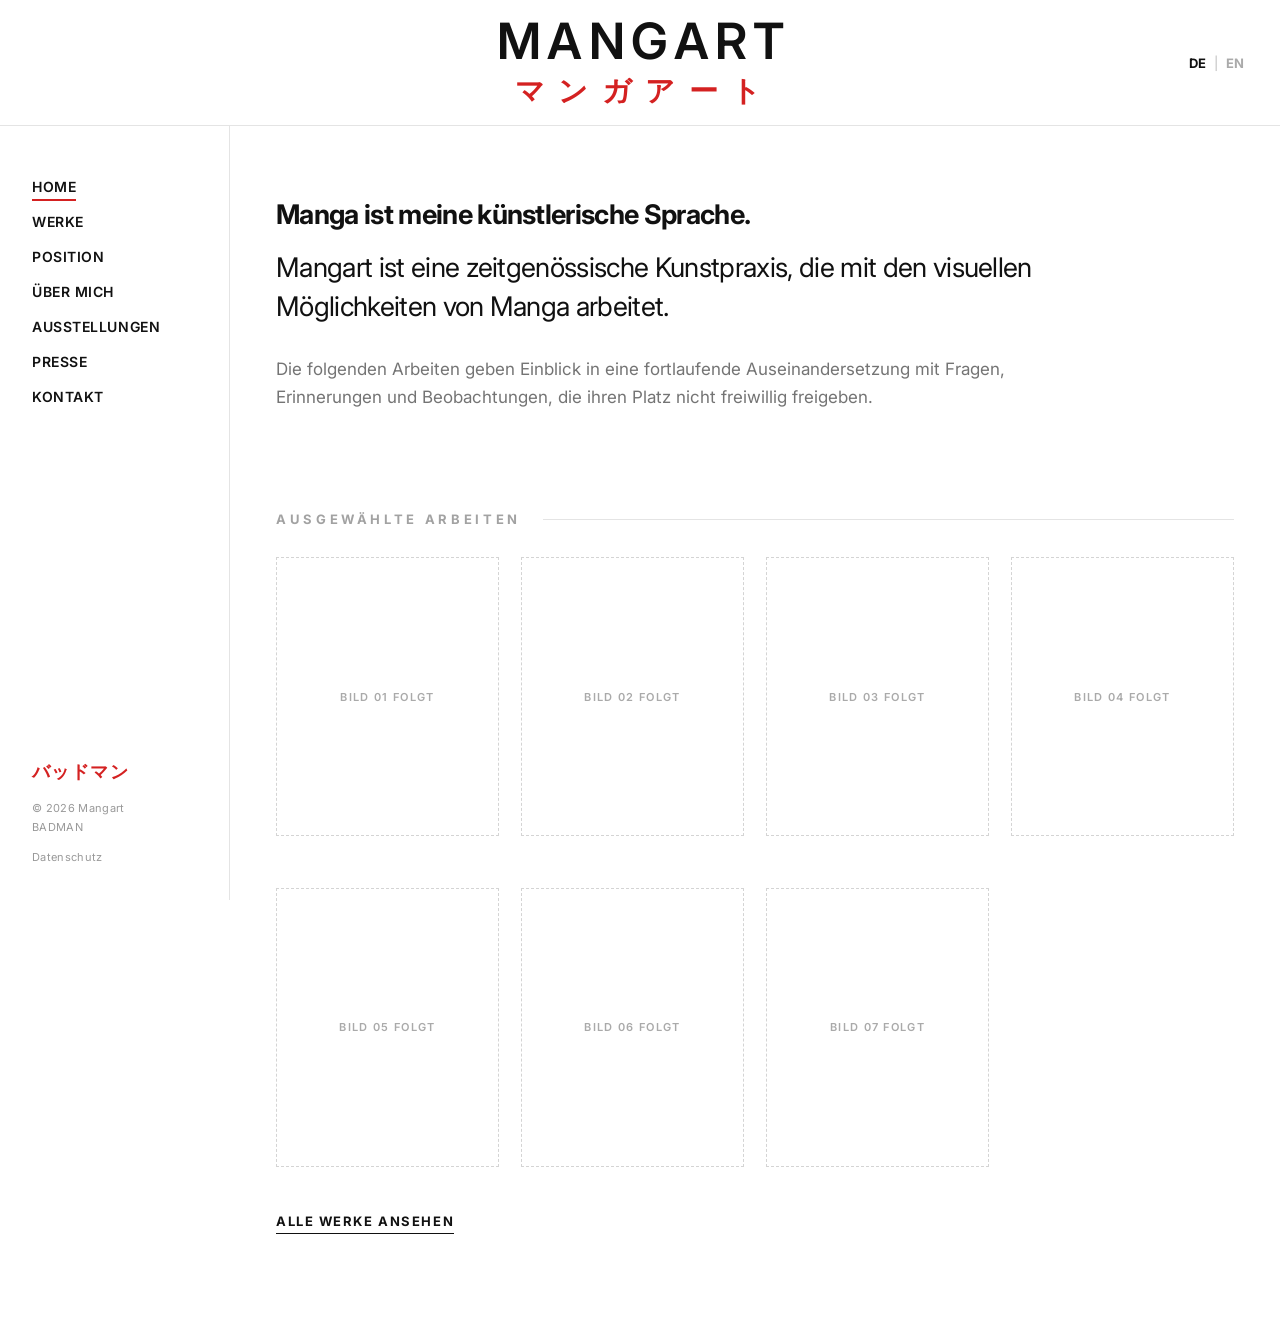
<file: index.html>
<!DOCTYPE html>
<html lang="de">
<head>
  <meta charset="UTF-8">
  <meta name="viewport" content="width=device-width, initial-scale=1.0">

  <title>MANGART</title>

  <link rel="preconnect" href="https://fonts.googleapis.com">
  <link rel="preconnect" href="https://fonts.gstatic.com" crossorigin>

  <link
    href="https://fonts.googleapis.com/css2?family=Inter:wght@400;500;600;700&display=swap"
    rel="stylesheet"
  >

  <link rel="stylesheet" href="style.css">

  <style>
    @media (max-width: 820px) {
      .site-logo {
        display: flex;
        flex-direction: column;
        align-items: center;
      }

      .site-logo-japanese {
        position: static !important;
        display: block;
        width: 100%;
        margin-left: 0 !important;
        margin-right: 0 !important;
        text-align: center;
        transform: none !important;
        align-self: center;
      }
    }

    .privacy-footer-link {
      display: inline-block;
      margin-top: 10px;
      color: #999999;
      font-size: 11px;
      line-height: 1.8;
      letter-spacing: 0.03em;
      text-decoration: none;
    }

    .privacy-footer-link:hover {
      color: #111111;
    }

    .mobile-privacy-footer {
      display: none;
    }

    @media (max-width: 760px) {
      .mobile-privacy-footer {
        display: block;
        margin-top: 60px;
        padding-top: 24px;
        border-top: 1px solid #e4e4e4;
      }

      .mobile-privacy-footer a {
        color: #999999;
        font-size: 11px;
        letter-spacing: 0.03em;
        text-decoration: none;
      }
    }
  </style>
</head>

<body>

  <header class="site-header">

    <a
      class="site-logo"
      href="index.html"
      aria-label="Zur Startseite"
      data-aria-de="Zur Startseite"
      data-aria-en="Go to homepage"
    >
      <span class="site-logo-main">MANGART</span>
      <span class="site-logo-japanese">マンガアート</span>
    </a>

    <div class="header-controls">

      <div
        class="language-switch"
        aria-label="Sprache auswählen"
        data-aria-de="Sprache auswählen"
        data-aria-en="Select language"
      >

        <button
          class="language-button active"
          id="languageDe"
          type="button"
          aria-pressed="true"
        >
          DE
        </button>

        <span class="language-divider">|</span>

        <button
          class="language-button"
          id="languageEn"
          type="button"
          aria-pressed="false"
        >
          EN
        </button>

      </div>

      <button
        class="menu-button"
        id="menuButton"
        type="button"
        aria-label="Menü öffnen"
        aria-expanded="false"
        data-open-de="Menü öffnen"
        data-close-de="Menü schließen"
        data-open-en="Open menu"
        data-close-en="Close menu"
      >
        <span></span>
        <span></span>
        <span></span>
      </button>

    </div>

  </header>

  <aside class="sidebar" id="sidebar">

    <nav class="main-navigation">

      <a
        class="active"
        href="index.html"
        data-de="Home"
        data-en="Home"
      >
        Home
      </a>

      <a
        href="works.html"
        data-de="Werke"
        data-en="Works"
      >
        Werke
      </a>

      <a
        href="position.html"
        data-de="Position"
        data-en="Position"
      >
        Position
      </a>

      <a
        href="about.html"
        data-de="Über mich"
        data-en="About"
      >
        Über mich
      </a>

      <a
        href="exhibitions.html"
        data-de="Ausstellungen"
        data-en="Exhibitions"
      >
        Ausstellungen
      </a>

      <a
        href="press.html"
        data-de="Presse"
        data-en="Press"
      >
        Presse
      </a>

      <a
        href="contact.html"
        data-de="Kontakt"
        data-en="Contact"
      >
        Kontakt
      </a>

    </nav>

    <div class="sidebar-footer">
      <div class="japanese-name">バッドマン</div>
      <div>© 2026 Mangart</div>
      <div>BADMAN</div>

      <a
        class="privacy-footer-link"
        href="privacy.html"
        data-de="Datenschutz"
        data-en="Privacy"
      >
        Datenschutz
      </a>
    </div>

  </aside>

  <main class="page">

    <div class="content">

      <section class="intro">

        <p
          class="intro-lead"
          data-de="Manga ist meine künstlerische Sprache."
          data-en="Manga is my artistic voice."
        >
          Manga ist meine künstlerische Sprache.
        </p>

        <p
          class="intro-main"
          data-de="Mangart ist eine zeitgenössische Kunstpraxis, die mit den visuellen Möglichkeiten von Manga arbeitet."
          data-en="Mangart is a contemporary art practice that works with the visual possibilities of Manga."
        >
          Mangart ist eine zeitgenössische Kunstpraxis, die mit den
          visuellen Möglichkeiten von Manga arbeitet.
        </p>

        <p
          class="intro-sub"
          data-de="Die folgenden Arbeiten geben Einblick in eine fortlaufende Auseinandersetzung mit Fragen, Erinnerungen und Beobachtungen, die ihren Platz nicht freiwillig freigeben."
          data-en="The following works offer insight into an ongoing engagement with questions, memories, and observations that refuse to give up their place."
        >
          Die folgenden Arbeiten geben Einblick in eine fortlaufende
          Auseinandersetzung mit Fragen, Erinnerungen und Beobachtungen,
          die ihren Platz nicht freiwillig freigeben.
        </p>

      </section>

      <section class="selected-works">

        <h2 class="section-title">
          <span
            data-de="Ausgewählte Arbeiten"
            data-en="Selected Works"
          >
            Ausgewählte Arbeiten
          </span>
        </h2>

        <div class="works-grid">

          <a
            class="work-card"
            href="work.html?id=work-01"
            aria-label="Werk 01 öffnen"
            data-aria-de="Werk 01 öffnen"
            data-aria-en="Open work 01"
          >
            <div
              class="image-placeholder"
              data-de="Bild 01 folgt"
              data-en="Image 01 coming soon"
            >
              Bild 01 folgt
            </div>
          </a>

          <a
            class="work-card"
            href="work.html?id=work-02"
            aria-label="Werk 02 öffnen"
            data-aria-de="Werk 02 öffnen"
            data-aria-en="Open work 02"
          >
            <div
              class="image-placeholder"
              data-de="Bild 02 folgt"
              data-en="Image 02 coming soon"
            >
              Bild 02 folgt
            </div>
          </a>

          <a
            class="work-card"
            href="work.html?id=work-03"
            aria-label="Werk 03 öffnen"
            data-aria-de="Werk 03 öffnen"
            data-aria-en="Open work 03"
          >
            <div
              class="image-placeholder"
              data-de="Bild 03 folgt"
              data-en="Image 03 coming soon"
            >
              Bild 03 folgt
            </div>
          </a>

          <a
            class="work-card"
            href="work.html?id=work-04"
            aria-label="Werk 04 öffnen"
            data-aria-de="Werk 04 öffnen"
            data-aria-en="Open work 04"
          >
            <div
              class="image-placeholder"
              data-de="Bild 04 folgt"
              data-en="Image 04 coming soon"
            >
              Bild 04 folgt
            </div>
          </a>

          <a
            class="work-card"
            href="work.html?id=work-05"
            aria-label="Werk 05 öffnen"
            data-aria-de="Werk 05 öffnen"
            data-aria-en="Open work 05"
          >
            <div
              class="image-placeholder"
              data-de="Bild 05 folgt"
              data-en="Image 05 coming soon"
            >
              Bild 05 folgt
            </div>
          </a>

          <a
            class="work-card"
            href="work.html?id=work-06"
            aria-label="Werk 06 öffnen"
            data-aria-de="Werk 06 öffnen"
            data-aria-en="Open work 06"
          >
            <div
              class="image-placeholder"
              data-de="Bild 06 folgt"
              data-en="Image 06 coming soon"
            >
              Bild 06 folgt
            </div>
          </a>

          <a
            class="work-card"
            href="work.html?id=work-07"
            aria-label="Werk 07 öffnen"
            data-aria-de="Werk 07 öffnen"
            data-aria-en="Open work 07"
          >
            <div
              class="image-placeholder"
              data-de="Bild 07 folgt"
              data-en="Image 07 coming soon"
            >
              Bild 07 folgt
            </div>
          </a>

        </div>

        <a
          class="all-works-link"
          href="works.html"
          data-de="Alle Werke ansehen"
          data-en="View all works"
        >
          Alle Werke ansehen
        </a>

      </section>

      <div class="mobile-privacy-footer">
        <a
          href="privacy.html"
          data-de="Datenschutz"
          data-en="Privacy"
        >
          Datenschutz
        </a>
      </div>

    </div>

  </main>

  <script>
    const menuButton = document.getElementById("menuButton");
    const sidebar = document.getElementById("sidebar");

    const languageDe = document.getElementById("languageDe");
    const languageEn = document.getElementById("languageEn");

    const translatableElements = document.querySelectorAll(
      "[data-de][data-en]"
    );

    const ariaTranslatableElements = document.querySelectorAll(
      "[data-aria-de][data-aria-en]"
    );

    let currentLanguage =
      localStorage.getItem("mangart-language") || "de";

    function updateMenuLabel() {
      const menuIsOpen = sidebar.classList.contains("open");

      const labelAttribute = menuIsOpen
        ? `data-close-${currentLanguage}`
        : `data-open-${currentLanguage}`;

      menuButton.setAttribute(
        "aria-label",
        menuButton.getAttribute(labelAttribute)
      );
    }

    function setLanguage(language) {
      currentLanguage = language;

      document.documentElement.lang = language;

      translatableElements.forEach(function (element) {
        element.textContent = element.getAttribute(`data-${language}`);
      });

      ariaTranslatableElements.forEach(function (element) {
        element.setAttribute(
          "aria-label",
          element.getAttribute(`data-aria-${language}`)
        );
      });

      const germanIsActive = language === "de";

      languageDe.classList.toggle("active", germanIsActive);
      languageEn.classList.toggle("active", !germanIsActive);

      languageDe.setAttribute(
        "aria-pressed",
        germanIsActive ? "true" : "false"
      );

      languageEn.setAttribute(
        "aria-pressed",
        germanIsActive ? "false" : "true"
      );

      localStorage.setItem("mangart-language", language);

      updateMenuLabel();
    }

    languageDe.addEventListener("click", function () {
      setLanguage("de");
    });

    languageEn.addEventListener("click", function () {
      setLanguage("en");
    });

    menuButton.addEventListener("click", function () {
      const menuIsOpen = sidebar.classList.toggle("open");

      menuButton.classList.toggle("open", menuIsOpen);

      menuButton.setAttribute(
        "aria-expanded",
        menuIsOpen ? "true" : "false"
      );

      updateMenuLabel();
    });

    setLanguage(currentLanguage);
  </script>

</body>
</html>
</file>
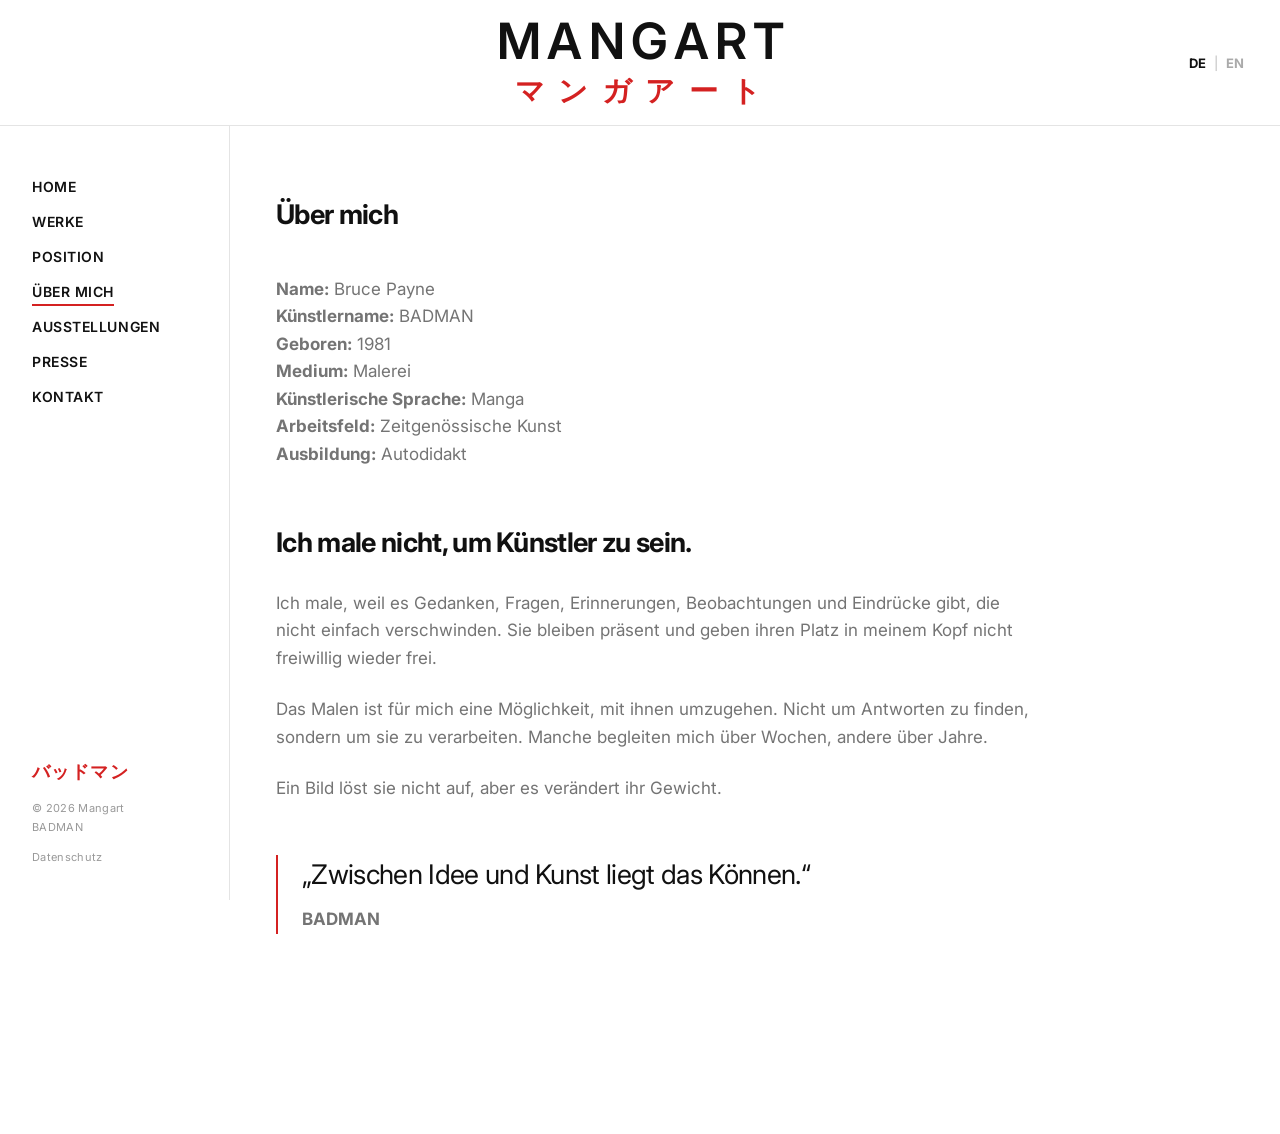
<file: about.html>
<!DOCTYPE html>
<html lang="de">
<head>
  <meta charset="UTF-8">
  <meta name="viewport" content="width=device-width, initial-scale=1.0">

  <title>About | MANGART</title>

  <link rel="preconnect" href="https://fonts.googleapis.com">
  <link rel="preconnect" href="https://fonts.gstatic.com" crossorigin>

  <link
    href="https://fonts.googleapis.com/css2?family=Inter:wght@400;500;600;700&display=swap"
    rel="stylesheet"
  >

  <link rel="stylesheet" href="style.css">

  <style>
    .privacy-footer-link {
      display: inline-block;
      margin-top: 10px;
      color: #999999;
      font-size: 11px;
      line-height: 1.8;
      letter-spacing: 0.03em;
      text-decoration: none;
    }

    .privacy-footer-link:hover {
      color: #111111;
    }

    .mobile-privacy-footer {
      display: none;
    }

    @media (max-width: 760px) {
      .mobile-privacy-footer {
        display: block;
        margin-top: 60px;
        padding-top: 24px;
        border-top: 1px solid #e4e4e4;
      }

      .mobile-privacy-footer a {
        color: #999999;
        font-size: 11px;
        letter-spacing: 0.03em;
        text-decoration: none;
      }
    }
  </style>
</head>

<body>

  <header class="site-header">

    <a
      class="site-logo"
      href="index.html"
      aria-label="Zur Startseite"
      data-aria-de="Zur Startseite"
      data-aria-en="Go to homepage"
    >
      <span class="site-logo-main">MANGART</span>
      <span class="site-logo-japanese">マンガアート</span>
    </a>

    <div class="header-controls">

      <div
        class="language-switch"
        aria-label="Sprache auswählen"
        data-aria-de="Sprache auswählen"
        data-aria-en="Select language"
      >

        <button
          class="language-button active"
          id="languageDe"
          type="button"
          aria-pressed="true"
        >
          DE
        </button>

        <span class="language-divider">|</span>

        <button
          class="language-button"
          id="languageEn"
          type="button"
          aria-pressed="false"
        >
          EN
        </button>

      </div>

      <button
        class="menu-button"
        id="menuButton"
        type="button"
        aria-label="Menü öffnen"
        aria-expanded="false"
        data-open-de="Menü öffnen"
        data-close-de="Menü schließen"
        data-open-en="Open menu"
        data-close-en="Close menu"
      >
        <span></span>
        <span></span>
        <span></span>
      </button>

    </div>

  </header>

  <aside class="sidebar" id="sidebar">

    <nav class="main-navigation">

      <a href="index.html" data-de="Home" data-en="Home">
        Home
      </a>

      <a href="works.html" data-de="Werke" data-en="Works">
        Werke
      </a>

      <a href="position.html" data-de="Position" data-en="Position">
        Position
      </a>

      <a
        class="active"
        href="about.html"
        data-de="Über mich"
        data-en="About"
      >
        Über mich
      </a>

      <a
        href="exhibitions.html"
        data-de="Ausstellungen"
        data-en="Exhibitions"
      >
        Ausstellungen
      </a>

      <a href="press.html" data-de="Presse" data-en="Press">
        Presse
      </a>

      <a href="contact.html" data-de="Kontakt" data-en="Contact">
        Kontakt
      </a>

    </nav>

    <div class="sidebar-footer">
      <div class="japanese-name">バッドマン</div>
      <div>© 2026 Mangart</div>
      <div>BADMAN</div>

      <a
        class="privacy-footer-link"
        href="privacy.html"
        data-de="Datenschutz"
        data-en="Privacy"
      >
        Datenschutz
      </a>
    </div>

  </aside>

  <main class="page">

    <div class="content">

      <section class="intro">

        <h1
          class="intro-lead"
          style="margin-top: 0; margin-bottom: 42px;"
          data-de="Über mich"
          data-en="About"
        >
          Über mich
        </h1>

        <div style="margin-bottom: 54px;">

          <p class="intro-sub">
            <strong data-de="Name:" data-en="Name:">
              Name:
            </strong>
            Bruce Payne
          </p>

          <p class="intro-sub">
            <strong
              data-de="Künstlername:"
              data-en="Artist name:"
            >
              Künstlername:
            </strong>
            BADMAN
          </p>

          <p class="intro-sub">
            <strong data-de="Geboren:" data-en="Born:">
              Geboren:
            </strong>
            1981
          </p>

          <p class="intro-sub">
            <strong data-de="Medium:" data-en="Medium:">
              Medium:
            </strong>

            <span data-de="Malerei" data-en="Painting">
              Malerei
            </span>
          </p>

          <p class="intro-sub">
            <strong
              data-de="Künstlerische Sprache:"
              data-en="Artistic voice:"
            >
              Künstlerische Sprache:
            </strong>
            Manga
          </p>

          <p class="intro-sub">
            <strong data-de="Arbeitsfeld:" data-en="Field:">
              Arbeitsfeld:
            </strong>

            <span
              data-de="Zeitgenössische Kunst"
              data-en="Contemporary art"
            >
              Zeitgenössische Kunst
            </span>
          </p>

          <p class="intro-sub">
            <strong data-de="Ausbildung:" data-en="Education:">
              Ausbildung:
            </strong>

            <span data-de="Autodidakt" data-en="Self-taught">
              Autodidakt
            </span>
          </p>

        </div>

        <p
          class="intro-main"
          style="font-weight: 700; margin-bottom: 28px;"
          data-de="Ich male nicht, um Künstler zu sein."
          data-en="I do not paint in order to be an artist."
        >
          Ich male nicht, um Künstler zu sein.
        </p>

        <p
          class="intro-sub"
          style="margin-bottom: 24px;"
          data-de="Ich male, weil es Gedanken, Fragen, Erinnerungen, Beobachtungen und Eindrücke gibt, die nicht einfach verschwinden. Sie bleiben präsent und geben ihren Platz in meinem Kopf nicht freiwillig wieder frei."
          data-en="I paint because there are thoughts, questions, memories, observations, and impressions that do not simply disappear. They remain present and do not willingly give up their place in my mind."
        >
          Ich male, weil es Gedanken, Fragen, Erinnerungen,
          Beobachtungen und Eindrücke gibt, die nicht einfach
          verschwinden. Sie bleiben präsent und geben ihren Platz
          in meinem Kopf nicht freiwillig wieder frei.
        </p>

        <p
          class="intro-sub"
          style="margin-bottom: 24px;"
          data-de="Das Malen ist für mich eine Möglichkeit, mit ihnen umzugehen. Nicht um Antworten zu finden, sondern um sie zu verarbeiten. Manche begleiten mich über Wochen, andere über Jahre."
          data-en="Painting is a way for me to deal with them. Not to find answers, but to process them. Some stay with me for weeks, others for years."
        >
          Das Malen ist für mich eine Möglichkeit, mit ihnen umzugehen.
          Nicht um Antworten zu finden, sondern um sie zu verarbeiten.
          Manche begleiten mich über Wochen, andere über Jahre.
        </p>

        <p
          class="intro-sub"
          style="margin-bottom: 52px;"
          data-de="Ein Bild löst sie nicht auf, aber es verändert ihr Gewicht."
          data-en="A painting does not dissolve them, but it changes their weight."
        >
          Ein Bild löst sie nicht auf, aber es verändert ihr Gewicht.
        </p>

        <blockquote
          style="
            margin: 0;
            padding-left: 24px;
            border-left: 2px solid #d42121;
          "
        >

          <p
            class="intro-main"
            style="margin-bottom: 12px;"
            data-de="„Zwischen Idee und Kunst liegt das Können.“"
            data-en="“Between an idea and art lies skill.”"
          >
            „Zwischen Idee und Kunst liegt das Können.“
          </p>

          <p
            class="intro-sub"
            style="font-weight: 700;"
          >
            BADMAN
          </p>

        </blockquote>

      </section>

      <div class="mobile-privacy-footer">
        <a
          href="privacy.html"
          data-de="Datenschutz"
          data-en="Privacy"
        >
          Datenschutz
        </a>
      </div>

    </div>

  </main>

  <script>
    const menuButton = document.getElementById("menuButton");
    const sidebar = document.getElementById("sidebar");

    const languageDe = document.getElementById("languageDe");
    const languageEn = document.getElementById("languageEn");

    const translatableElements = document.querySelectorAll(
      "[data-de][data-en]"
    );

    const ariaTranslatableElements = document.querySelectorAll(
      "[data-aria-de][data-aria-en]"
    );

    let currentLanguage =
      localStorage.getItem("mangart-language") || "de";

    function updateMenuLabel() {
      const menuIsOpen = sidebar.classList.contains("open");

      const labelAttribute = menuIsOpen
        ? `data-close-${currentLanguage}`
        : `data-open-${currentLanguage}`;

      menuButton.setAttribute(
        "aria-label",
        menuButton.getAttribute(labelAttribute)
      );
    }

    function setLanguage(language) {
      currentLanguage = language;

      document.documentElement.lang = language;

      translatableElements.forEach(function (element) {
        element.textContent = element.getAttribute(`data-${language}`);
      });

      ariaTranslatableElements.forEach(function (element) {
        element.setAttribute(
          "aria-label",
          element.getAttribute(`data-aria-${language}`)
        );
      });

      const germanIsActive = language === "de";

      languageDe.classList.toggle("active", germanIsActive);
      languageEn.classList.toggle("active", !germanIsActive);

      languageDe.setAttribute(
        "aria-pressed",
        germanIsActive ? "true" : "false"
      );

      languageEn.setAttribute(
        "aria-pressed",
        germanIsActive ? "false" : "true"
      );

      localStorage.setItem("mangart-language", language);

      updateMenuLabel();
    }

    languageDe.addEventListener("click", function () {
      setLanguage("de");
    });

    languageEn.addEventListener("click", function () {
      setLanguage("en");
    });

    menuButton.addEventListener("click", function () {
      const menuIsOpen = sidebar.classList.toggle("open");

      menuButton.classList.toggle("open", menuIsOpen);

      menuButton.setAttribute(
        "aria-expanded",
        menuIsOpen ? "true" : "false"
      );

      updateMenuLabel();
    });

    setLanguage(currentLanguage);
  </script>

</body>
</html>
</file>
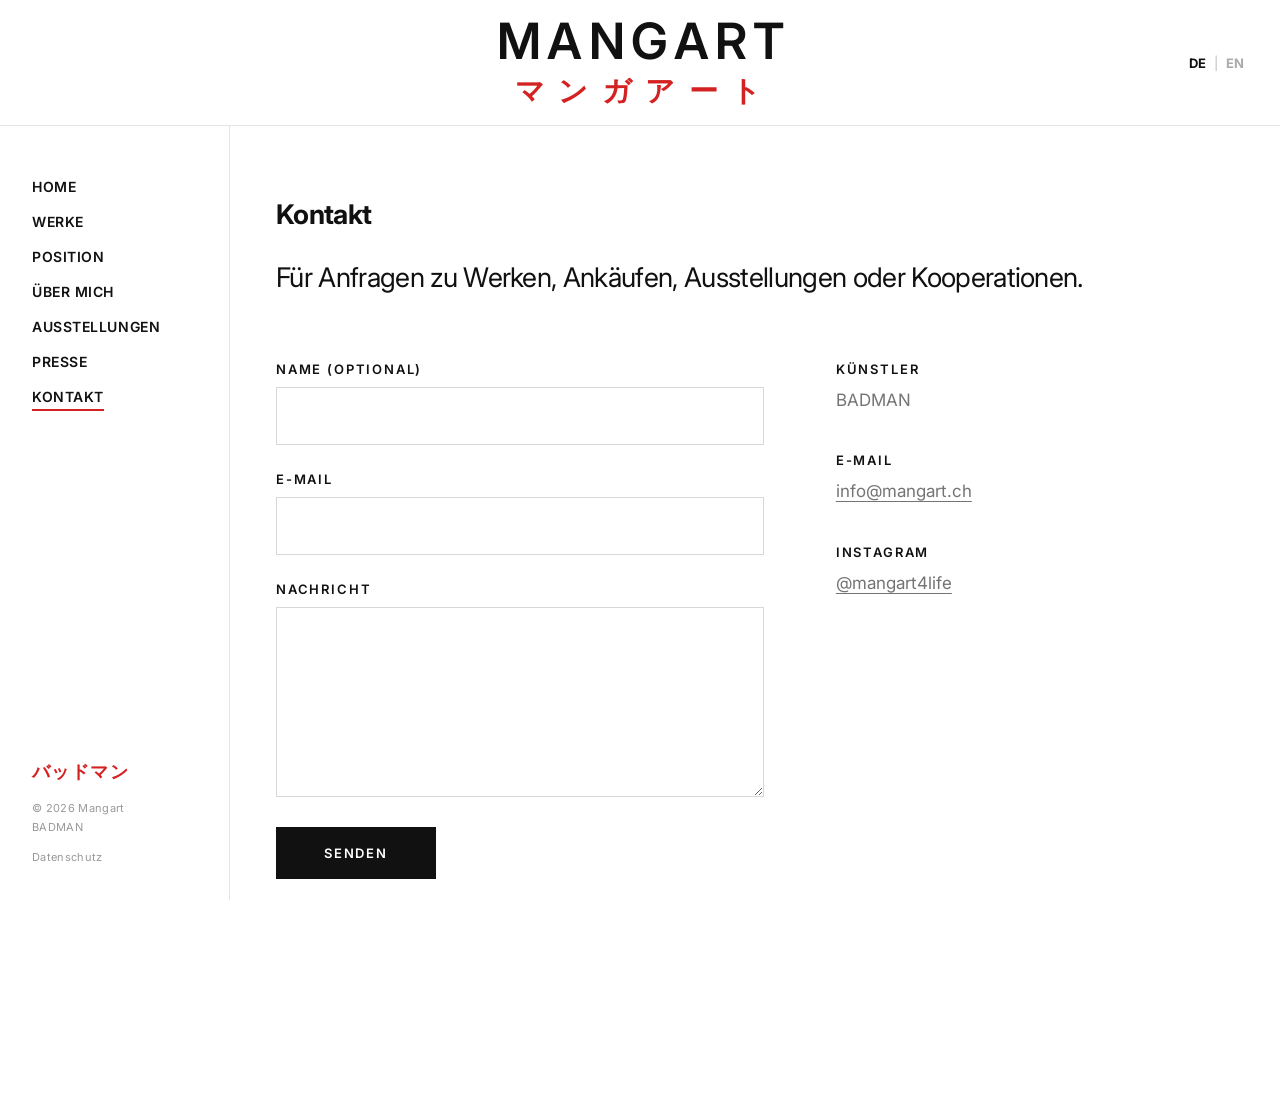
<file: contact.html>
<!DOCTYPE html>
<html lang="de">
<head>
  <meta charset="UTF-8">
  <meta name="viewport" content="width=device-width, initial-scale=1.0">

  <title>Contact | MANGART</title>

  <link rel="preconnect" href="https://fonts.googleapis.com">
  <link rel="preconnect" href="https://fonts.gstatic.com" crossorigin>

  <link
    href="https://fonts.googleapis.com/css2?family=Inter:wght@400;500;600;700&display=swap"
    rel="stylesheet"
  >

  <link rel="stylesheet" href="style.css">
</head>

<body>

  <header class="site-header">

    <a
      class="site-logo"
      href="index.html"
      aria-label="Zur Startseite"
      data-aria-de="Zur Startseite"
      data-aria-en="Go to homepage"
    >
      <span class="site-logo-main">MANGART</span>
      <span class="site-logo-japanese">マンガアート</span>
    </a>

    <div class="header-controls">

      <div
        class="language-switch"
        aria-label="Sprache auswählen"
        data-aria-de="Sprache auswählen"
        data-aria-en="Select language"
      >

        <button
          class="language-button active"
          id="languageDe"
          type="button"
          aria-pressed="true"
        >
          DE
        </button>

        <span class="language-divider">|</span>

        <button
          class="language-button"
          id="languageEn"
          type="button"
          aria-pressed="false"
        >
          EN
        </button>

      </div>

      <button
        class="menu-button"
        id="menuButton"
        type="button"
        aria-label="Menü öffnen"
        aria-expanded="false"
        data-open-de="Menü öffnen"
        data-close-de="Menü schließen"
        data-open-en="Open menu"
        data-close-en="Close menu"
      >
        <span></span>
        <span></span>
        <span></span>
      </button>

    </div>

  </header>

  <aside class="sidebar" id="sidebar">

    <nav class="main-navigation">

      <a href="index.html" data-de="Home" data-en="Home">
        Home
      </a>

      <a href="works.html" data-de="Werke" data-en="Works">
        Werke
      </a>

      <a href="position.html" data-de="Position" data-en="Position">
        Position
      </a>

      <a href="about.html" data-de="Über mich" data-en="About">
        Über mich
      </a>

      <a
        href="exhibitions.html"
        data-de="Ausstellungen"
        data-en="Exhibitions"
      >
        Ausstellungen
      </a>

      <a href="press.html" data-de="Presse" data-en="Press">
        Presse
      </a>

      <a
        class="active"
        href="contact.html"
        data-de="Kontakt"
        data-en="Contact"
      >
        Kontakt
      </a>

    </nav>

    <div class="sidebar-footer">
      <div class="japanese-name">バッドマン</div>
      <div>© 2026 Mangart</div>
      <div>BADMAN</div>

      <a
        class="privacy-footer-link"
        href="privacy.html"
        data-de="Datenschutz"
        data-en="Privacy"
      >
        Datenschutz
      </a>
    </div>

  </aside>

  <main class="page">

    <div class="content">

      <section class="intro">

        <h1
          class="intro-lead"
          style="margin-top: 0; margin-bottom: 24px;"
          data-de="Kontakt"
          data-en="Contact"
        >
          Kontakt
        </h1>

        <p
          class="intro-main"
          style="margin-bottom: 64px;"
          data-de="Für Anfragen zu Werken, Ankäufen, Ausstellungen oder Kooperationen."
          data-en="For enquiries regarding works, acquisitions, exhibitions, or collaborations."
        >
          Für Anfragen zu Werken, Ankäufen, Ausstellungen oder Kooperationen.
        </p>

        <div class="contact-layout">

          <form id="contactForm">

            <!-- Web3Forms -->
            <input
              type="hidden"
              name="access_key"
              value="0de6fda5-7a1c-40d3-9e6d-ba6a7924e455"
            >

            <input
              type="hidden"
              name="from_name"
              value="MANGART"
            >

            <input
              type="hidden"
              name="subject"
              id="formSubject"
              value="Neue Anfrage über mangart.ch"
            >

            <!-- Unsichtbarer Spam-Schutz -->
            <input
              type="checkbox"
              name="botcheck"
              tabindex="-1"
              autocomplete="off"
              style="display: none;"
            >

            <div class="contact-field">

              <label
                for="contactName"
                data-de="Name (optional)"
                data-en="Name (optional)"
              >
                Name (optional)
              </label>

              <input
                id="contactName"
                name="name"
                type="text"
                autocomplete="name"
              >

            </div>

            <div class="contact-field">

              <label
                for="contactEmail"
                data-de="E-Mail"
                data-en="Email"
              >
                E-Mail
              </label>

              <input
                id="contactEmail"
                name="email"
                type="email"
                autocomplete="email"
                required
              >

            </div>

            <div class="contact-field">

              <label
                for="contactMessage"
                data-de="Nachricht"
                data-en="Message"
              >
                Nachricht
              </label>

              <textarea
                id="contactMessage"
                name="message"
                rows="8"
                required
              ></textarea>

            </div>

            <button
              class="contact-submit"
              id="submitButton"
              type="submit"
              data-de="Senden"
              data-en="Send"
            >
              Senden
            </button>

            <p
              id="formResult"
              class="form-result"
              aria-live="polite"
            ></p>

          </form>

          <div class="contact-info">

            <div class="contact-info-block">

              <p
                class="contact-info-title"
                data-de="Künstler"
                data-en="Artist"
              >
                Künstler
              </p>

              <p class="intro-sub contact-info-text">
                BADMAN
              </p>

            </div>

            <div class="contact-info-block">

              <p
                class="contact-info-title"
                data-de="E-Mail"
                data-en="Email"
              >
                E-Mail
              </p>

              <p class="intro-sub contact-info-text">
                <a
                  href="mailto:info@mangart.ch"
                  class="contact-link"
                >
                  info@mangart.ch
                </a>
              </p>

            </div>

            <div class="contact-info-block">

              <p class="contact-info-title">
                Instagram
              </p>

              <p class="intro-sub contact-info-text">
                <a
                  href="https://www.instagram.com/mangart4life/"
                  target="_blank"
                  rel="noopener noreferrer"
                  class="contact-link"
                >
                  @mangart4life
                </a>
              </p>

            </div>

          </div>

        </div>

      </section>

      <div class="mobile-privacy-footer">
        <a
          href="privacy.html"
          data-de="Datenschutz"
          data-en="Privacy"
        >
          Datenschutz
        </a>
      </div>

    </div>

  </main>

  <style>

    .contact-layout {
      display: grid;
      grid-template-columns: minmax(0, 1.5fr) minmax(220px, 0.8fr);
      gap: 72px;
      align-items: start;
    }

    .contact-field {
      margin-bottom: 26px;
    }

    .contact-field label {
      display: block;
      margin-bottom: 10px;
      font-size: 13px;
      font-weight: 600;
      letter-spacing: 0.14em;
      text-transform: uppercase;
    }

    .contact-field input,
    .contact-field textarea {
      width: 100%;
      box-sizing: border-box;
      padding: 14px 16px;
      border: 1px solid #d8d8d8;
      border-radius: 0;
      background: #ffffff;
      color: #111111;
      font: inherit;
    }

    .contact-field input {
      min-height: 58px;
    }

    .contact-field textarea {
      min-height: 190px;
      resize: vertical;
    }

    .contact-field input:focus,
    .contact-field textarea:focus {
      outline: 1px solid #111111;
      outline-offset: 0;
      border-color: #111111;
    }

    .contact-submit {
      min-width: 160px;
      padding: 17px 28px;
      border: 1px solid #111111;
      border-radius: 0;
      background: #111111;
      color: #ffffff;
      font: inherit;
      font-size: 13px;
      font-weight: 600;
      letter-spacing: 0.14em;
      text-transform: uppercase;
      cursor: pointer;
    }

    .contact-submit:hover {
      opacity: 0.82;
    }

    .contact-submit:disabled {
      cursor: default;
      opacity: 0.5;
    }

    .form-result {
      min-height: 22px;
      margin: 18px 0 0;
      color: var(--grey);
      font-size: 13px;
      line-height: 1.6;
    }

    .form-result.success {
      color: #111111;
      font-weight: 600;
    }

    .form-result.error {
      color: var(--red);
      font-weight: 600;
    }

    .contact-info-block {
      margin-bottom: 38px;
    }

    .contact-info-title {
      margin: 0 0 10px;
      font-size: 13px;
      font-weight: 600;
      letter-spacing: 0.14em;
      text-transform: uppercase;
    }

    .contact-info-text {
      margin: 0;
    }

    .contact-link {
      color: inherit;
      text-decoration: underline;
      text-underline-offset: 4px;
    }

    .privacy-footer-link {
      display: inline-block;
      margin-top: 10px;
      color: #999999;
      font-size: 11px;
      line-height: 1.8;
      letter-spacing: 0.03em;
      text-decoration: none;
    }

    .privacy-footer-link:hover {
      color: #111111;
    }

    .mobile-privacy-footer {
      display: none;
    }

    @media (max-width: 820px) {
      .contact-layout {
        grid-template-columns: 1fr;
        gap: 56px;
      }
    }

    @media (max-width: 760px) {
      .mobile-privacy-footer {
        display: block;
        margin-top: 60px;
        padding-top: 24px;
        border-top: 1px solid #e4e4e4;
      }

      .mobile-privacy-footer a {
        color: #999999;
        font-size: 11px;
        letter-spacing: 0.03em;
        text-decoration: none;
      }
    }

  </style>

  <script>

    const menuButton = document.getElementById("menuButton");
    const sidebar = document.getElementById("sidebar");

    const languageDe = document.getElementById("languageDe");
    const languageEn = document.getElementById("languageEn");

    const contactForm = document.getElementById("contactForm");
    const submitButton = document.getElementById("submitButton");
    const formResult = document.getElementById("formResult");
    const formSubject = document.getElementById("formSubject");

    const translatableElements = document.querySelectorAll(
      "[data-de][data-en]"
    );

    const ariaTranslatableElements = document.querySelectorAll(
      "[data-aria-de][data-aria-en]"
    );

    let currentLanguage =
      localStorage.getItem("mangart-language") || "de";

    function updateMenuLabel() {
      const menuIsOpen = sidebar.classList.contains("open");

      const labelAttribute = menuIsOpen
        ? `data-close-${currentLanguage}`
        : `data-open-${currentLanguage}`;

      menuButton.setAttribute(
        "aria-label",
        menuButton.getAttribute(labelAttribute)
      );
    }

    function setLanguage(language) {
      currentLanguage = language;

      document.documentElement.lang = language;

      translatableElements.forEach(function (element) {
        element.textContent = element.getAttribute(`data-${language}`);
      });

      ariaTranslatableElements.forEach(function (element) {
        element.setAttribute(
          "aria-label",
          element.getAttribute(`data-aria-${language}`)
        );
      });

      const germanIsActive = language === "de";

      languageDe.classList.toggle("active", germanIsActive);
      languageEn.classList.toggle("active", !germanIsActive);

      languageDe.setAttribute(
        "aria-pressed",
        germanIsActive ? "true" : "false"
      );

      languageEn.setAttribute(
        "aria-pressed",
        germanIsActive ? "false" : "true"
      );

      localStorage.setItem("mangart-language", language);

      formSubject.value =
        language === "de"
          ? "Neue Anfrage über mangart.ch"
          : "New enquiry via mangart.ch";

      formResult.textContent = "";
      formResult.className = "form-result";

      updateMenuLabel();
    }

    languageDe.addEventListener("click", function () {
      setLanguage("de");
    });

    languageEn.addEventListener("click", function () {
      setLanguage("en");
    });

    menuButton.addEventListener("click", function () {
      const menuIsOpen = sidebar.classList.toggle("open");

      menuButton.classList.toggle("open", menuIsOpen);

      menuButton.setAttribute(
        "aria-expanded",
        menuIsOpen ? "true" : "false"
      );

      updateMenuLabel();
    });

    contactForm.addEventListener("submit", async function (event) {
      event.preventDefault();

      if (!contactForm.checkValidity()) {
        contactForm.reportValidity();
        return;
      }

      submitButton.disabled = true;

      formResult.className = "form-result";
      formResult.textContent =
        currentLanguage === "de"
          ? "Nachricht wird gesendet..."
          : "Sending message...";

      const formData = new FormData(contactForm);
      const formObject = Object.fromEntries(formData);
      const json = JSON.stringify(formObject);

      try {

        const response = await fetch(
          "https://api.web3forms.com/submit",
          {
            method: "POST",
            headers: {
              "Content-Type": "application/json",
              "Accept": "application/json"
            },
            body: json
          }
        );

        const result = await response.json();

        if (response.ok && result.success) {

          formResult.className = "form-result success";

          formResult.textContent =
            currentLanguage === "de"
              ? "Vielen Dank. Deine Nachricht wurde gesendet."
              : "Thank you. Your message has been sent.";

          contactForm.reset();

          formSubject.value =
            currentLanguage === "de"
              ? "Neue Anfrage über mangart.ch"
              : "New enquiry via mangart.ch";

        } else {

          throw new Error(
            result.message || "Submission failed"
          );

        }

      } catch (error) {

        console.error(error);

        formResult.className = "form-result error";

        formResult.textContent =
          currentLanguage === "de"
            ? "Die Nachricht konnte nicht gesendet werden. Bitte versuche es erneut oder schreibe direkt an info@mangart.ch."
            : "The message could not be sent. Please try again or contact info@mangart.ch directly.";

      } finally {

        submitButton.disabled = false;

      }
    });

    setLanguage(currentLanguage);

  </script>

</body>
</html>
</file>
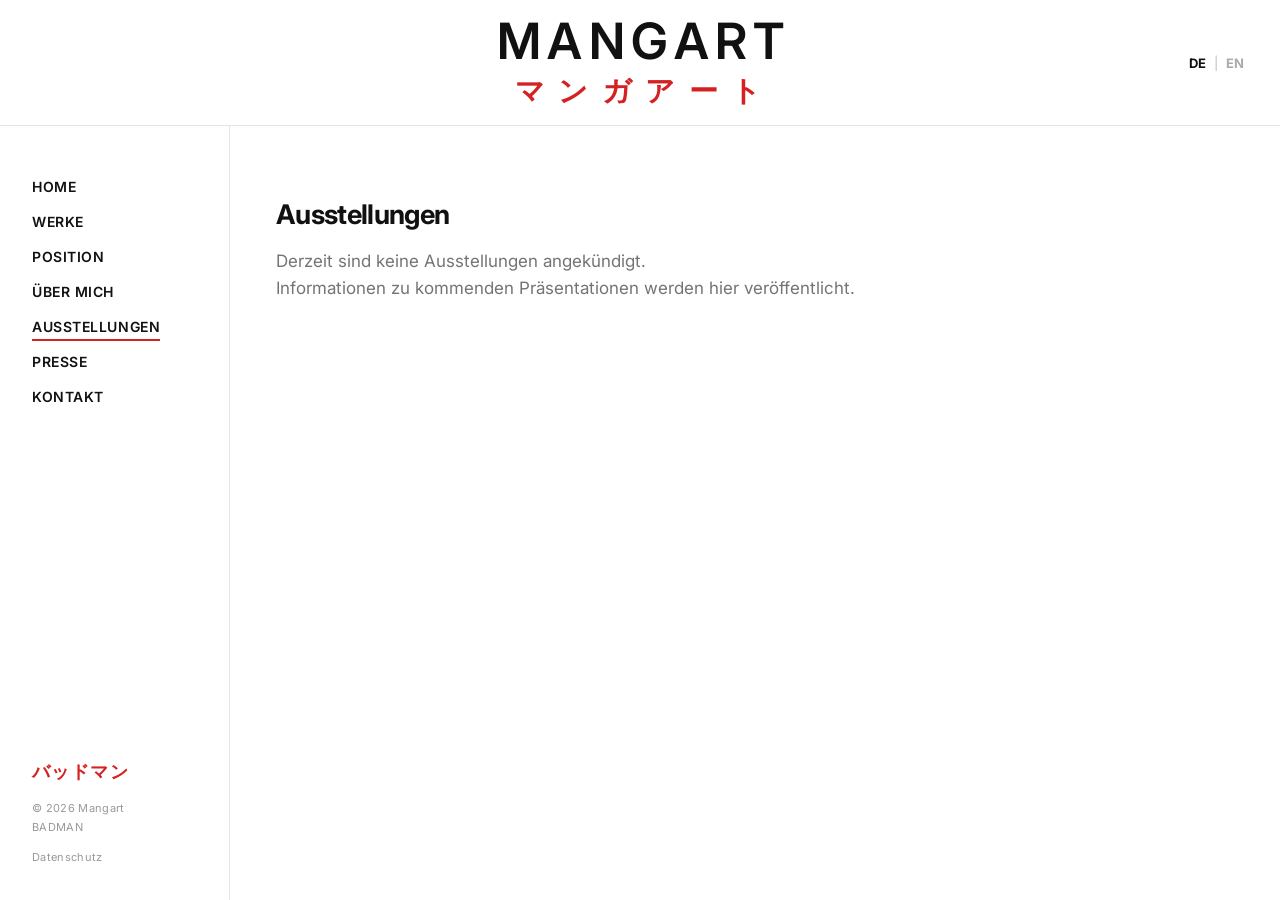
<file: exhibitions.html>
<!DOCTYPE html>
<html lang="de">
<head>
  <meta charset="UTF-8">
  <meta name="viewport" content="width=device-width, initial-scale=1.0">

  <title>Exhibitions | MANGART</title>

  <link rel="preconnect" href="https://fonts.googleapis.com">
  <link rel="preconnect" href="https://fonts.gstatic.com" crossorigin>

  <link
    href="https://fonts.googleapis.com/css2?family=Inter:wght@400;500;600;700&display=swap"
    rel="stylesheet"
  >

  <link rel="stylesheet" href="style.css">

  <style>
    .privacy-footer-link {
      display: inline-block;
      margin-top: 10px;
      color: #999999;
      font-size: 11px;
      line-height: 1.8;
      letter-spacing: 0.03em;
      text-decoration: none;
    }

    .privacy-footer-link:hover {
      color: #111111;
    }

    .mobile-privacy-footer {
      display: none;
    }

    @media (max-width: 760px) {
      .mobile-privacy-footer {
        display: block;
        margin-top: 60px;
        padding-top: 24px;
        border-top: 1px solid #e4e4e4;
      }

      .mobile-privacy-footer a {
        color: #999999;
        font-size: 11px;
        letter-spacing: 0.03em;
        text-decoration: none;
      }
    }
  </style>

</head>

<body>

  <header class="site-header">

    <a
      class="site-logo"
      href="index.html"
      aria-label="Zur Startseite"
      data-aria-de="Zur Startseite"
      data-aria-en="Go to homepage"
    >
      <span class="site-logo-main">MANGART</span>
      <span class="site-logo-japanese">マンガアート</span>
    </a>

    <div class="header-controls">

      <div
        class="language-switch"
        aria-label="Sprache auswählen"
        data-aria-de="Sprache auswählen"
        data-aria-en="Select language"
      >

        <button
          class="language-button active"
          id="languageDe"
          type="button"
          aria-pressed="true"
        >
          DE
        </button>

        <span class="language-divider">|</span>

        <button
          class="language-button"
          id="languageEn"
          type="button"
          aria-pressed="false"
        >
          EN
        </button>

      </div>

      <button
        class="menu-button"
        id="menuButton"
        type="button"
        aria-label="Menü öffnen"
        aria-expanded="false"
        data-open-de="Menü öffnen"
        data-close-de="Menü schließen"
        data-open-en="Open menu"
        data-close-en="Close menu"
      >
        <span></span>
        <span></span>
        <span></span>
      </button>

    </div>

  </header>

  <aside class="sidebar" id="sidebar">

    <nav class="main-navigation">

      <a href="index.html" data-de="Home" data-en="Home">
        Home
      </a>

      <a href="works.html" data-de="Werke" data-en="Works">
        Werke
      </a>

      <a href="position.html" data-de="Position" data-en="Position">
        Position
      </a>

      <a href="about.html" data-de="Über mich" data-en="About">
        Über mich
      </a>

      <a
        class="active"
        href="exhibitions.html"
        data-de="Ausstellungen"
        data-en="Exhibitions"
      >
        Ausstellungen
      </a>

      <a href="press.html" data-de="Presse" data-en="Press">
        Presse
      </a>

      <a href="contact.html" data-de="Kontakt" data-en="Contact">
        Kontakt
      </a>

    </nav>

    <div class="sidebar-footer">
      <div class="japanese-name">バッドマン</div>
      <div>© 2026 Mangart</div>
      <div>BADMAN</div>

      <a
        class="privacy-footer-link"
        href="privacy.html"
        data-de="Datenschutz"
        data-en="Privacy"
      >
        Datenschutz
      </a>
    </div>

  </aside>

  <main class="page">

    <div class="content">

      <section class="intro">

        <h1
          class="intro-lead"
          style="margin-top: 0;"
          data-de="Ausstellungen"
          data-en="Exhibitions"
        >
          Ausstellungen
        </h1>

        <p
          class="intro-sub"
          data-de="Derzeit sind keine Ausstellungen angekündigt."
          data-en="No exhibitions are currently announced."
        >
          Derzeit sind keine Ausstellungen angekündigt.
        </p>

        <p
          class="intro-sub"
          data-de="Informationen zu kommenden Präsentationen werden hier veröffentlicht."
          data-en="Information about upcoming presentations will be published here."
        >
          Informationen zu kommenden Präsentationen werden hier veröffentlicht.
        </p>

      </section>

      <div class="mobile-privacy-footer">
        <a
          href="privacy.html"
          data-de="Datenschutz"
          data-en="Privacy"
        >
          Datenschutz
        </a>
      </div>

    </div>

  </main>

  <script>
    const menuButton = document.getElementById("menuButton");
    const sidebar = document.getElementById("sidebar");

    const languageDe = document.getElementById("languageDe");
    const languageEn = document.getElementById("languageEn");

    const translatableElements = document.querySelectorAll(
      "[data-de][data-en]"
    );

    const ariaTranslatableElements = document.querySelectorAll(
      "[data-aria-de][data-aria-en]"
    );

    let currentLanguage =
      localStorage.getItem("mangart-language") || "de";

    function updateMenuLabel() {
      const menuIsOpen = sidebar.classList.contains("open");

      const labelAttribute = menuIsOpen
        ? `data-close-${currentLanguage}`
        : `data-open-${currentLanguage}`;

      menuButton.setAttribute(
        "aria-label",
        menuButton.getAttribute(labelAttribute)
      );
    }

    function setLanguage(language) {
      currentLanguage = language;

      document.documentElement.lang = language;

      translatableElements.forEach(function (element) {
        element.textContent = element.getAttribute(`data-${language}`);
      });

      ariaTranslatableElements.forEach(function (element) {
        element.setAttribute(
          "aria-label",
          element.getAttribute(`data-aria-${language}`)
        );
      });

      const germanIsActive = language === "de";

      languageDe.classList.toggle("active", germanIsActive);
      languageEn.classList.toggle("active", !germanIsActive);

      languageDe.setAttribute(
        "aria-pressed",
        germanIsActive ? "true" : "false"
      );

      languageEn.setAttribute(
        "aria-pressed",
        germanIsActive ? "false" : "true"
      );

      localStorage.setItem("mangart-language", language);

      updateMenuLabel();
    }

    languageDe.addEventListener("click", function () {
      setLanguage("de");
    });

    languageEn.addEventListener("click", function () {
      setLanguage("en");
    });

    menuButton.addEventListener("click", function () {
      const menuIsOpen = sidebar.classList.toggle("open");

      menuButton.classList.toggle("open", menuIsOpen);

      menuButton.setAttribute(
        "aria-expanded",
        menuIsOpen ? "true" : "false"
      );

      updateMenuLabel();
    });

    setLanguage(currentLanguage);
  </script>

</body>
</html>
</file>
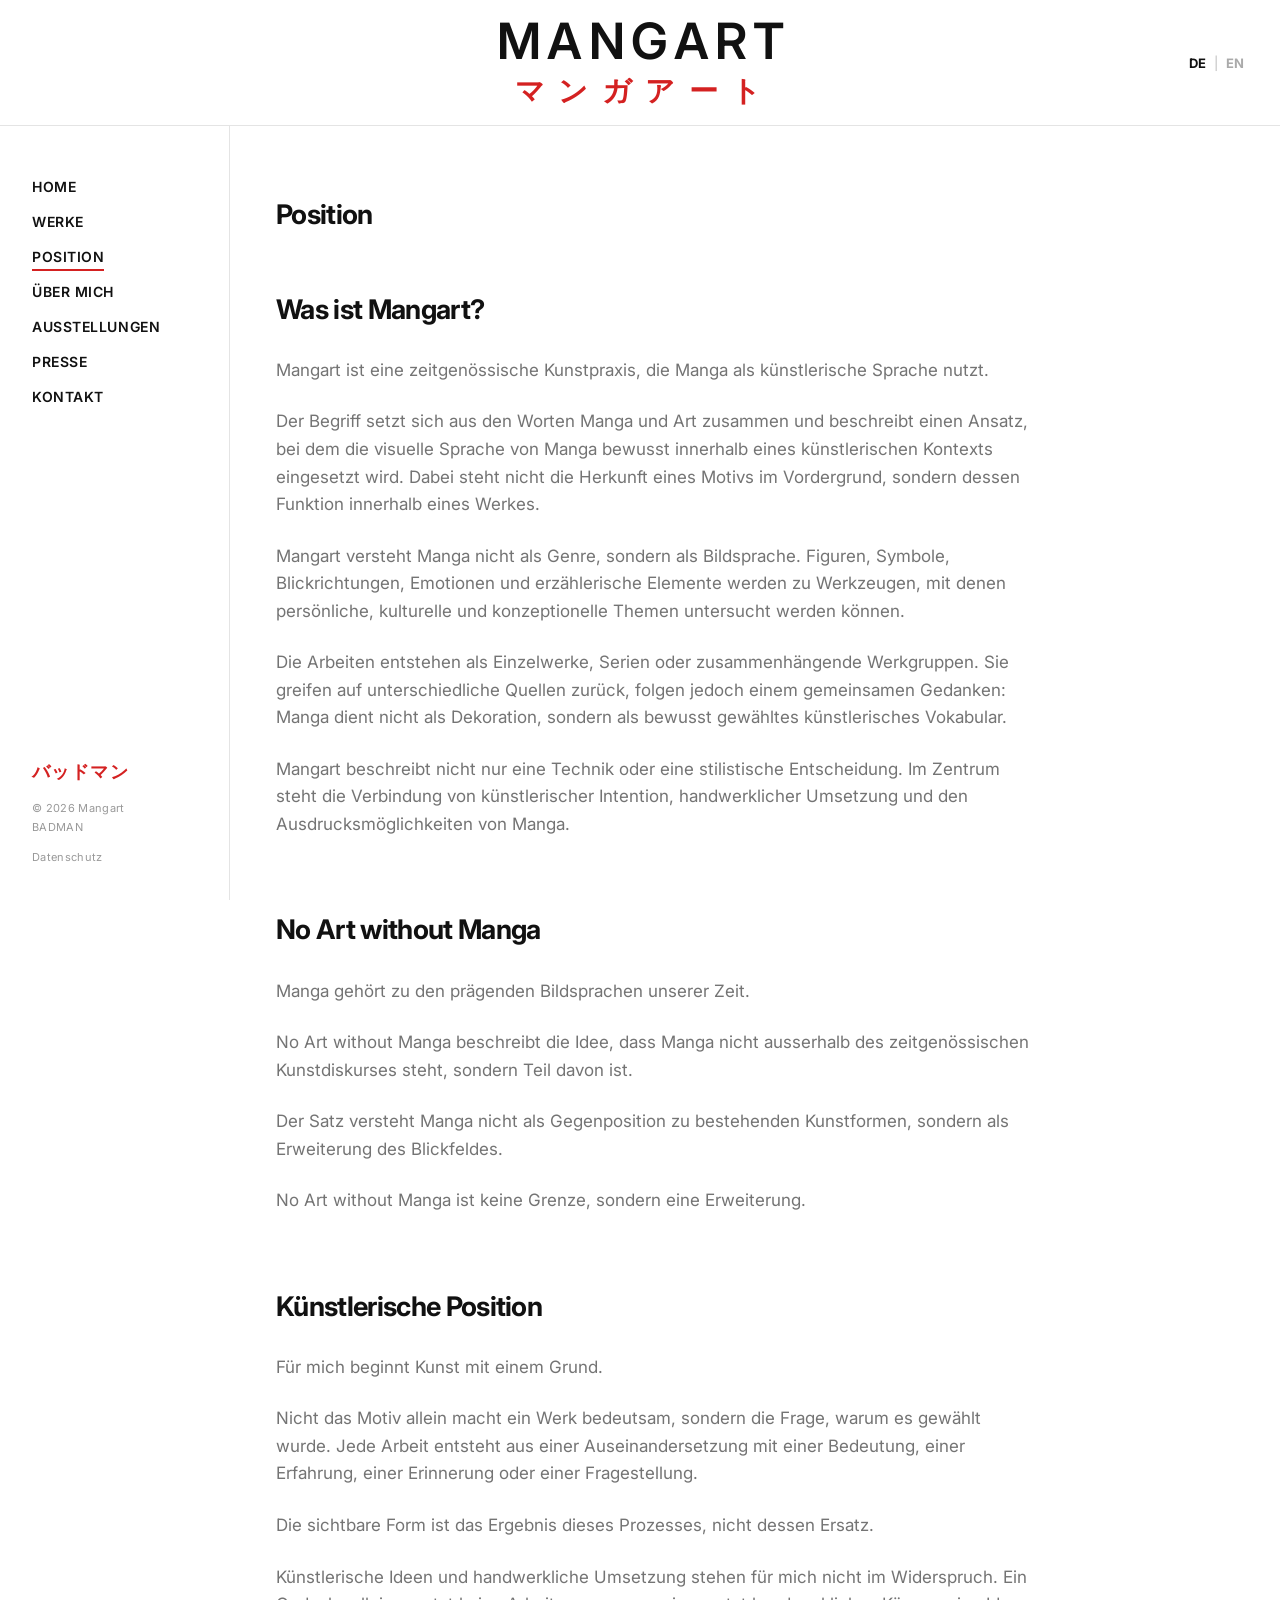
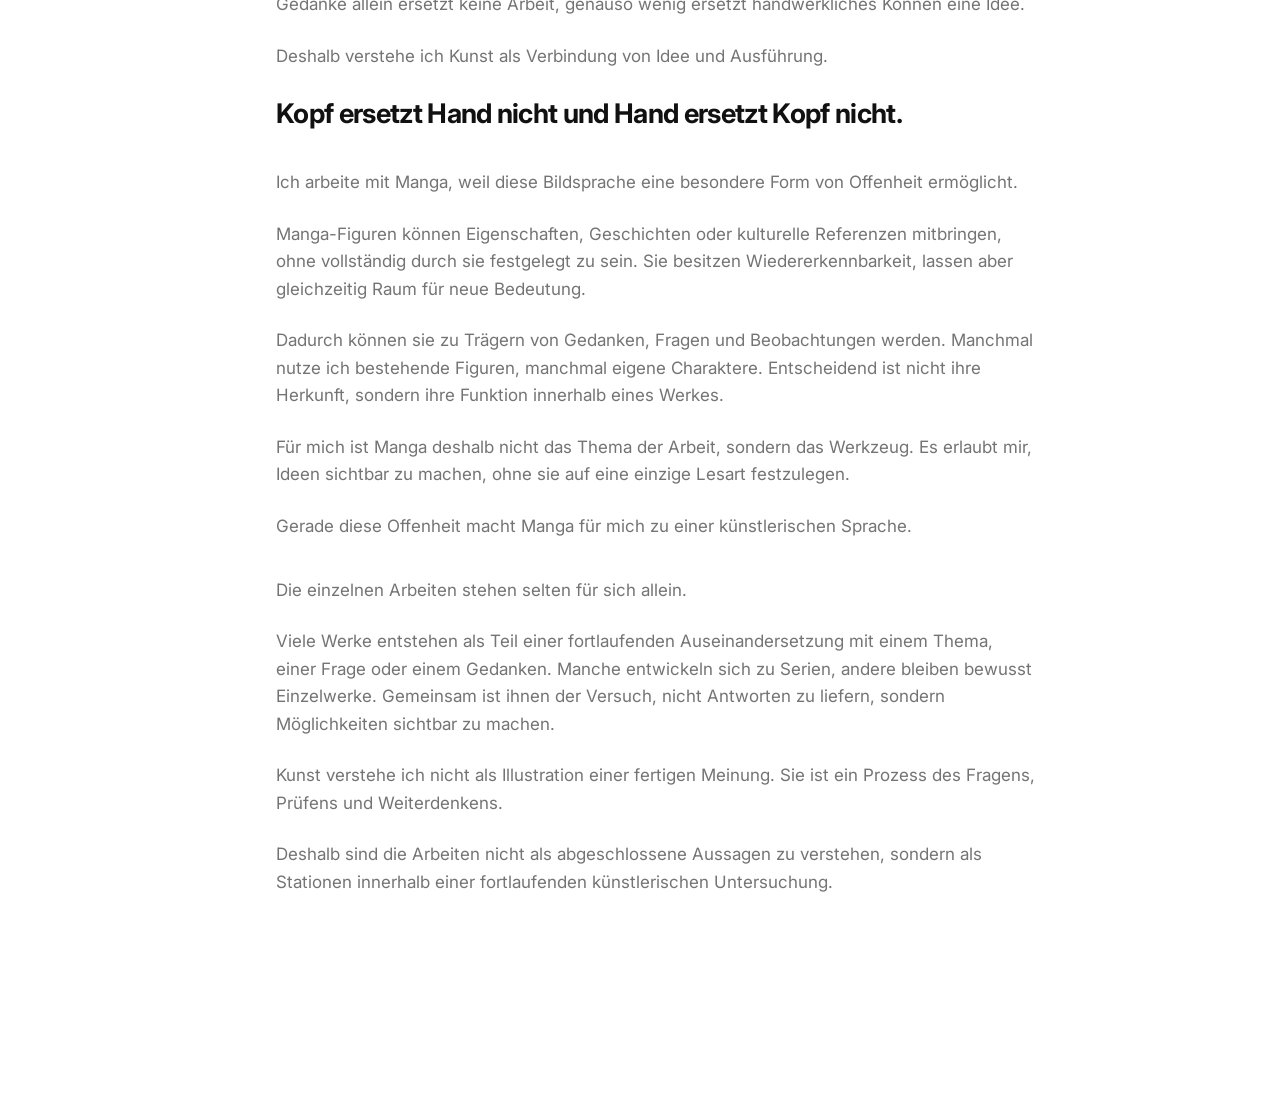
<file: position.html>
<!DOCTYPE html>
<html lang="de">
<head>
  <meta charset="UTF-8">
  <meta name="viewport" content="width=device-width, initial-scale=1.0">

  <title>Position | MANGART</title>

  <link rel="preconnect" href="https://fonts.googleapis.com">
  <link rel="preconnect" href="https://fonts.gstatic.com" crossorigin>

  <link
    href="https://fonts.googleapis.com/css2?family=Inter:wght@400;500;600;700&display=swap"
    rel="stylesheet"
  >

  <link rel="stylesheet" href="style.css">

  <style>
    .privacy-footer-link {
      display: inline-block;
      margin-top: 10px;
      color: #999999;
      font-size: 11px;
      line-height: 1.8;
      letter-spacing: 0.03em;
      text-decoration: none;
    }

    .privacy-footer-link:hover {
      color: #111111;
    }

    .mobile-privacy-footer {
      display: none;
    }

    @media (max-width: 760px) {
      .mobile-privacy-footer {
        display: block;
        margin-top: 60px;
        padding-top: 24px;
        border-top: 1px solid #e4e4e4;
      }

      .mobile-privacy-footer a {
        color: #999999;
        font-size: 11px;
        letter-spacing: 0.03em;
        text-decoration: none;
      }
    }
  </style>

</head>

<body>

  <header class="site-header">

    <a
      class="site-logo"
      href="index.html"
      aria-label="Zur Startseite"
      data-aria-de="Zur Startseite"
      data-aria-en="Go to homepage"
    >
      <span class="site-logo-main">MANGART</span>
      <span class="site-logo-japanese">マンガアート</span>
    </a>

    <div class="header-controls">

      <div
        class="language-switch"
        aria-label="Sprache auswählen"
        data-aria-de="Sprache auswählen"
        data-aria-en="Select language"
      >

        <button
          class="language-button active"
          id="languageDe"
          type="button"
          aria-pressed="true"
        >
          DE
        </button>

        <span class="language-divider">|</span>

        <button
          class="language-button"
          id="languageEn"
          type="button"
          aria-pressed="false"
        >
          EN
        </button>

      </div>

      <button
        class="menu-button"
        id="menuButton"
        type="button"
        aria-label="Menü öffnen"
        aria-expanded="false"
        data-open-de="Menü öffnen"
        data-close-de="Menü schließen"
        data-open-en="Open menu"
        data-close-en="Close menu"
      >
        <span></span>
        <span></span>
        <span></span>
      </button>

    </div>

  </header>

  <aside class="sidebar" id="sidebar">

    <nav class="main-navigation">

      <a
        href="index.html"
        data-de="Home"
        data-en="Home"
      >
        Home
      </a>

      <a
        href="works.html"
        data-de="Werke"
        data-en="Works"
      >
        Werke
      </a>

      <a
        class="active"
        href="position.html"
        data-de="Position"
        data-en="Position"
      >
        Position
      </a>

      <a
        href="about.html"
        data-de="Über mich"
        data-en="About"
      >
        Über mich
      </a>

      <a
        href="exhibitions.html"
        data-de="Ausstellungen"
        data-en="Exhibitions"
      >
        Ausstellungen
      </a>

      <a
        href="press.html"
        data-de="Presse"
        data-en="Press"
      >
        Presse
      </a>

      <a
        href="contact.html"
        data-de="Kontakt"
        data-en="Contact"
      >
        Kontakt
      </a>

    </nav>

    <div class="sidebar-footer">
      <div class="japanese-name">バッドマン</div>
      <div>© 2026 Mangart</div>
      <div>BADMAN</div>

      <a
        class="privacy-footer-link"
        href="privacy.html"
        data-de="Datenschutz"
        data-en="Privacy"
      >
        Datenschutz
      </a>
    </div>

  </aside>

  <main class="page">

    <div class="content">

      <section class="intro">

        <h1
          class="intro-lead"
          style="margin-top: 0; margin-bottom: 56px;"
          data-de="Position"
          data-en="Position"
        >
          Position
        </h1>

        <section style="margin-bottom: 72px;">

          <h2
            class="intro-main"
            style="font-weight: 700; margin-bottom: 28px;"
            data-de="Was ist Mangart?"
            data-en="What is Mangart?"
          >
            Was ist Mangart?
          </h2>

          <p
            class="intro-sub"
            style="margin-bottom: 24px;"
            data-de="Mangart ist eine zeitgenössische Kunstpraxis, die Manga als künstlerische Sprache nutzt."
            data-en="Mangart is a contemporary art practice that uses Manga as its artistic voice."
          >
            Mangart ist eine zeitgenössische Kunstpraxis, die Manga als
            künstlerische Sprache nutzt.
          </p>

          <p
            class="intro-sub"
            style="margin-bottom: 24px;"
            data-de="Der Begriff setzt sich aus den Worten Manga und Art zusammen und beschreibt einen Ansatz, bei dem die visuelle Sprache von Manga bewusst innerhalb eines künstlerischen Kontexts eingesetzt wird. Dabei steht nicht die Herkunft eines Motivs im Vordergrund, sondern dessen Funktion innerhalb eines Werkes."
            data-en="The term combines the words Manga and Art. It describes an approach in which the visual language of Manga is deliberately used within an artistic context. The origin of a motif is not the primary concern. What matters is the function it assumes within a work."
          >
            Der Begriff setzt sich aus den Worten Manga und Art zusammen und
            beschreibt einen Ansatz, bei dem die visuelle Sprache von Manga
            bewusst innerhalb eines künstlerischen Kontexts eingesetzt wird.
            Dabei steht nicht die Herkunft eines Motivs im Vordergrund, sondern
            dessen Funktion innerhalb eines Werkes.
          </p>

          <p
            class="intro-sub"
            style="margin-bottom: 24px;"
            data-de="Mangart versteht Manga nicht als Genre, sondern als Bildsprache. Figuren, Symbole, Blickrichtungen, Emotionen und erzählerische Elemente werden zu Werkzeugen, mit denen persönliche, kulturelle und konzeptionelle Themen untersucht werden können."
            data-en="Mangart does not understand Manga as a genre, but as a visual language. Figures, symbols, directions of gaze, emotions, and narrative elements become tools through which personal, cultural, and conceptual subjects can be explored."
          >
            Mangart versteht Manga nicht als Genre, sondern als Bildsprache.
            Figuren, Symbole, Blickrichtungen, Emotionen und erzählerische
            Elemente werden zu Werkzeugen, mit denen persönliche, kulturelle
            und konzeptionelle Themen untersucht werden können.
          </p>

          <p
            class="intro-sub"
            style="margin-bottom: 24px;"
            data-de="Die Arbeiten entstehen als Einzelwerke, Serien oder zusammenhängende Werkgruppen. Sie greifen auf unterschiedliche Quellen zurück, folgen jedoch einem gemeinsamen Gedanken: Manga dient nicht als Dekoration, sondern als bewusst gewähltes künstlerisches Vokabular."
            data-en="The works take the form of individual paintings, series, or interconnected groups of works. They draw from different sources, yet follow a shared principle: Manga does not serve as decoration, but as a deliberately chosen artistic vocabulary."
          >
            Die Arbeiten entstehen als Einzelwerke, Serien oder
            zusammenhängende Werkgruppen. Sie greifen auf unterschiedliche
            Quellen zurück, folgen jedoch einem gemeinsamen Gedanken: Manga
            dient nicht als Dekoration, sondern als bewusst gewähltes
            künstlerisches Vokabular.
          </p>

          <p
            class="intro-sub"
            data-de="Mangart beschreibt nicht nur eine Technik oder eine stilistische Entscheidung. Im Zentrum steht die Verbindung von künstlerischer Intention, handwerklicher Umsetzung und den Ausdrucksmöglichkeiten von Manga."
            data-en="Mangart describes more than a technique or a stylistic decision. At its centre is the connection between artistic intention, technical execution, and the expressive possibilities of Manga."
          >
            Mangart beschreibt nicht nur eine Technik oder eine stilistische
            Entscheidung. Im Zentrum steht die Verbindung von künstlerischer
            Intention, handwerklicher Umsetzung und den Ausdrucksmöglichkeiten
            von Manga.
          </p>

        </section>

        <section style="margin-bottom: 72px;">

          <h2
            class="intro-main"
            style="font-weight: 700; margin-bottom: 28px;"
            data-de="No Art without Manga"
            data-en="No Art without Manga"
          >
            No Art without Manga
          </h2>

          <p
            class="intro-sub"
            style="margin-bottom: 24px;"
            data-de="Manga gehört zu den prägenden Bildsprachen unserer Zeit."
            data-en="Manga is one of the defining visual languages of our time."
          >
            Manga gehört zu den prägenden Bildsprachen unserer Zeit.
          </p>

          <p
            class="intro-sub"
            style="margin-bottom: 24px;"
            data-de="No Art without Manga beschreibt die Idee, dass Manga nicht ausserhalb des zeitgenössischen Kunstdiskurses steht, sondern Teil davon ist."
            data-en="No Art without Manga expresses the idea that Manga does not stand outside contemporary art discourse, but forms part of it."
          >
            No Art without Manga beschreibt die Idee, dass Manga nicht
            ausserhalb des zeitgenössischen Kunstdiskurses steht, sondern Teil
            davon ist.
          </p>

          <p
            class="intro-sub"
            style="margin-bottom: 24px;"
            data-de="Der Satz versteht Manga nicht als Gegenposition zu bestehenden Kunstformen, sondern als Erweiterung des Blickfeldes."
            data-en="The statement does not position Manga in opposition to existing art forms, but understands it as an expansion of the field of vision."
          >
            Der Satz versteht Manga nicht als Gegenposition zu bestehenden
            Kunstformen, sondern als Erweiterung des Blickfeldes.
          </p>

          <p
            class="intro-sub"
            data-de="No Art without Manga ist keine Grenze, sondern eine Erweiterung."
            data-en="No Art without Manga is not a boundary, but an expansion."
          >
            No Art without Manga ist keine Grenze, sondern eine Erweiterung.
          </p>

        </section>

        <section>

          <h2
            class="intro-main"
            style="font-weight: 700; margin-bottom: 28px;"
            data-de="Künstlerische Position"
            data-en="Artistic Position"
          >
            Künstlerische Position
          </h2>

          <p
            class="intro-sub"
            style="margin-bottom: 24px;"
            data-de="Für mich beginnt Kunst mit einem Grund."
            data-en="For me, art begins with a reason."
          >
            Für mich beginnt Kunst mit einem Grund.
          </p>

          <p
            class="intro-sub"
            style="margin-bottom: 24px;"
            data-de="Nicht das Motiv allein macht ein Werk bedeutsam, sondern die Frage, warum es gewählt wurde. Jede Arbeit entsteht aus einer Auseinandersetzung mit einer Bedeutung, einer Erfahrung, einer Erinnerung oder einer Fragestellung."
            data-en="A motif alone does not make a work meaningful. What matters is the question of why it was chosen. Every work emerges from an engagement with a meaning, an experience, a memory, or a question."
          >
            Nicht das Motiv allein macht ein Werk bedeutsam, sondern die Frage,
            warum es gewählt wurde. Jede Arbeit entsteht aus einer
            Auseinandersetzung mit einer Bedeutung, einer Erfahrung, einer
            Erinnerung oder einer Fragestellung.
          </p>

          <p
            class="intro-sub"
            style="margin-bottom: 24px;"
            data-de="Die sichtbare Form ist das Ergebnis dieses Prozesses, nicht dessen Ersatz."
            data-en="The visible form is the result of this process, not a substitute for it."
          >
            Die sichtbare Form ist das Ergebnis dieses Prozesses, nicht dessen
            Ersatz.
          </p>

          <p
            class="intro-sub"
            style="margin-bottom: 24px;"
            data-de="Künstlerische Ideen und handwerkliche Umsetzung stehen für mich nicht im Widerspruch. Ein Gedanke allein ersetzt keine Arbeit, genauso wenig ersetzt handwerkliches Können eine Idee."
            data-en="For me, artistic ideas and technical execution are not opposites. An idea alone cannot replace the work, just as technical skill cannot replace an idea."
          >
            Künstlerische Ideen und handwerkliche Umsetzung stehen für mich
            nicht im Widerspruch. Ein Gedanke allein ersetzt keine Arbeit,
            genauso wenig ersetzt handwerkliches Können eine Idee.
          </p>

          <p
            class="intro-sub"
            style="margin-bottom: 24px;"
            data-de="Deshalb verstehe ich Kunst als Verbindung von Idee und Ausführung."
            data-en="I therefore understand art as a connection between idea and execution."
          >
            Deshalb verstehe ich Kunst als Verbindung von Idee und Ausführung.
          </p>

          <p
            class="intro-main"
            style="font-weight: 700; margin-bottom: 36px;"
            data-de="Kopf ersetzt Hand nicht und Hand ersetzt Kopf nicht."
            data-en="The mind does not replace the hand, and the hand does not replace the mind."
          >
            Kopf ersetzt Hand nicht und Hand ersetzt Kopf nicht.
          </p>

          <p
            class="intro-sub"
            style="margin-bottom: 24px;"
            data-de="Ich arbeite mit Manga, weil diese Bildsprache eine besondere Form von Offenheit ermöglicht."
            data-en="I work with Manga because its visual language allows for a particular form of openness."
          >
            Ich arbeite mit Manga, weil diese Bildsprache eine besondere Form
            von Offenheit ermöglicht.
          </p>

          <p
            class="intro-sub"
            style="margin-bottom: 24px;"
            data-de="Manga-Figuren können Eigenschaften, Geschichten oder kulturelle Referenzen mitbringen, ohne vollständig durch sie festgelegt zu sein. Sie besitzen Wiedererkennbarkeit, lassen aber gleichzeitig Raum für neue Bedeutung."
            data-en="Manga figures can carry qualities, stories, or cultural references without being entirely defined by them. They are recognisable, yet still leave room for new meaning."
          >
            Manga-Figuren können Eigenschaften, Geschichten oder kulturelle
            Referenzen mitbringen, ohne vollständig durch sie festgelegt zu
            sein. Sie besitzen Wiedererkennbarkeit, lassen aber gleichzeitig
            Raum für neue Bedeutung.
          </p>

          <p
            class="intro-sub"
            style="margin-bottom: 24px;"
            data-de="Dadurch können sie zu Trägern von Gedanken, Fragen und Beobachtungen werden. Manchmal nutze ich bestehende Figuren, manchmal eigene Charaktere. Entscheidend ist nicht ihre Herkunft, sondern ihre Funktion innerhalb eines Werkes."
            data-en="They can therefore become carriers of thoughts, questions, and observations. Sometimes I use existing figures, sometimes characters of my own. What matters is not their origin, but their function within a work."
          >
            Dadurch können sie zu Trägern von Gedanken, Fragen und
            Beobachtungen werden. Manchmal nutze ich bestehende Figuren,
            manchmal eigene Charaktere. Entscheidend ist nicht ihre Herkunft,
            sondern ihre Funktion innerhalb eines Werkes.
          </p>

          <p
            class="intro-sub"
            style="margin-bottom: 24px;"
            data-de="Für mich ist Manga deshalb nicht das Thema der Arbeit, sondern das Werkzeug. Es erlaubt mir, Ideen sichtbar zu machen, ohne sie auf eine einzige Lesart festzulegen."
            data-en="For me, Manga is therefore not the subject of the work, but the tool. It allows me to make ideas visible without fixing them to a single interpretation."
          >
            Für mich ist Manga deshalb nicht das Thema der Arbeit, sondern das
            Werkzeug. Es erlaubt mir, Ideen sichtbar zu machen, ohne sie auf
            eine einzige Lesart festzulegen.
          </p>

          <p
            class="intro-sub"
            style="margin-bottom: 36px;"
            data-de="Gerade diese Offenheit macht Manga für mich zu einer künstlerischen Sprache."
            data-en="It is precisely this openness that makes Manga an artistic voice for me."
          >
            Gerade diese Offenheit macht Manga für mich zu einer künstlerischen
            Sprache.
          </p>

          <p
            class="intro-sub"
            style="margin-bottom: 24px;"
            data-de="Die einzelnen Arbeiten stehen selten für sich allein."
            data-en="The individual works rarely stand entirely on their own."
          >
            Die einzelnen Arbeiten stehen selten für sich allein.
          </p>

          <p
            class="intro-sub"
            style="margin-bottom: 24px;"
            data-de="Viele Werke entstehen als Teil einer fortlaufenden Auseinandersetzung mit einem Thema, einer Frage oder einem Gedanken. Manche entwickeln sich zu Serien, andere bleiben bewusst Einzelwerke. Gemeinsam ist ihnen der Versuch, nicht Antworten zu liefern, sondern Möglichkeiten sichtbar zu machen."
            data-en="Many works emerge as part of an ongoing engagement with a subject, a question, or a thought. Some develop into series, while others deliberately remain individual works. What they share is an attempt not to provide answers, but to make possibilities visible."
          >
            Viele Werke entstehen als Teil einer fortlaufenden
            Auseinandersetzung mit einem Thema, einer Frage oder einem Gedanken.
            Manche entwickeln sich zu Serien, andere bleiben bewusst
            Einzelwerke. Gemeinsam ist ihnen der Versuch, nicht Antworten zu
            liefern, sondern Möglichkeiten sichtbar zu machen.
          </p>

          <p
            class="intro-sub"
            style="margin-bottom: 24px;"
            data-de="Kunst verstehe ich nicht als Illustration einer fertigen Meinung. Sie ist ein Prozess des Fragens, Prüfens und Weiterdenkens."
            data-en="I do not understand art as the illustration of a finished opinion. It is a process of questioning, examining, and continuing to think."
          >
            Kunst verstehe ich nicht als Illustration einer fertigen Meinung.
            Sie ist ein Prozess des Fragens, Prüfens und Weiterdenkens.
          </p>

          <p
            class="intro-sub"
            data-de="Deshalb sind die Arbeiten nicht als abgeschlossene Aussagen zu verstehen, sondern als Stationen innerhalb einer fortlaufenden künstlerischen Untersuchung."
            data-en="The works should therefore not be understood as closed statements, but as stages within an ongoing artistic investigation."
          >
            Deshalb sind die Arbeiten nicht als abgeschlossene Aussagen zu
            verstehen, sondern als Stationen innerhalb einer fortlaufenden
            künstlerischen Untersuchung.
          </p>

        </section>

      </section>

      <div class="mobile-privacy-footer">
        <a
          href="privacy.html"
          data-de="Datenschutz"
          data-en="Privacy"
        >
          Datenschutz
        </a>
      </div>

    </div>

  </main>

  <script>
    const menuButton = document.getElementById("menuButton");
    const sidebar = document.getElementById("sidebar");

    const languageDe = document.getElementById("languageDe");
    const languageEn = document.getElementById("languageEn");

    const translatableElements = document.querySelectorAll(
      "[data-de][data-en]"
    );

    const ariaTranslatableElements = document.querySelectorAll(
      "[data-aria-de][data-aria-en]"
    );

    let currentLanguage =
      localStorage.getItem("mangart-language") || "de";

    function updateMenuLabel() {
      const menuIsOpen = sidebar.classList.contains("open");

      const labelAttribute = menuIsOpen
        ? `data-close-${currentLanguage}`
        : `data-open-${currentLanguage}`;

      menuButton.setAttribute(
        "aria-label",
        menuButton.getAttribute(labelAttribute)
      );
    }

    function setLanguage(language) {
      currentLanguage = language;

      document.documentElement.lang = language;

      translatableElements.forEach(function (element) {
        element.textContent = element.getAttribute(`data-${language}`);
      });

      ariaTranslatableElements.forEach(function (element) {
        element.setAttribute(
          "aria-label",
          element.getAttribute(`data-aria-${language}`)
        );
      });

      const germanIsActive = language === "de";

      languageDe.classList.toggle("active", germanIsActive);
      languageEn.classList.toggle("active", !germanIsActive);

      languageDe.setAttribute(
        "aria-pressed",
        germanIsActive ? "true" : "false"
      );

      languageEn.setAttribute(
        "aria-pressed",
        germanIsActive ? "false" : "true"
      );

      localStorage.setItem("mangart-language", language);

      updateMenuLabel();
    }

    languageDe.addEventListener("click", function () {
      setLanguage("de");
    });

    languageEn.addEventListener("click", function () {
      setLanguage("en");
    });

    menuButton.addEventListener("click", function () {
      const menuIsOpen = sidebar.classList.toggle("open");

      menuButton.classList.toggle("open", menuIsOpen);

      menuButton.setAttribute(
        "aria-expanded",
        menuIsOpen ? "true" : "false"
      );

      updateMenuLabel();
    });

    setLanguage(currentLanguage);
  </script>

</body>
</html>
</file>
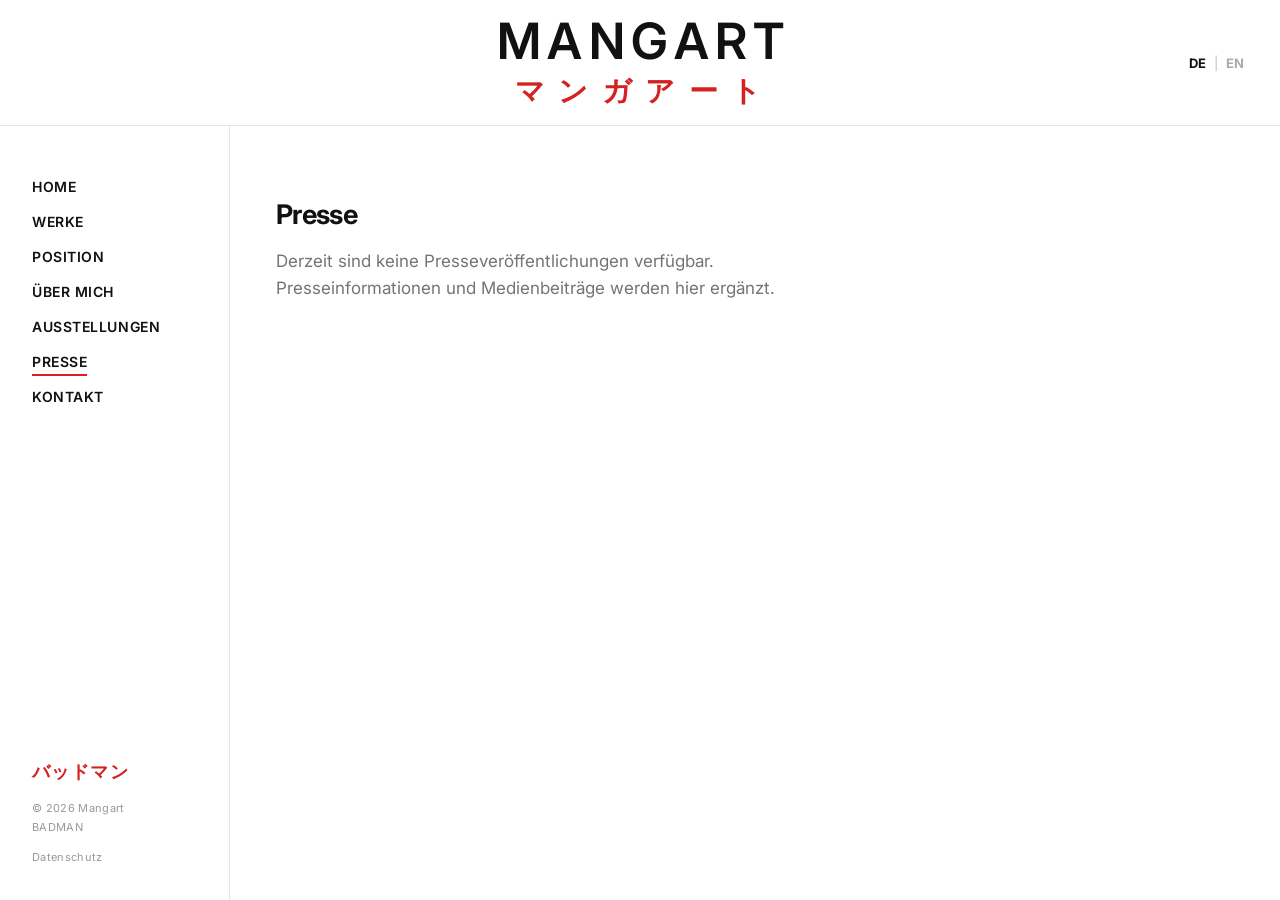
<file: press.html>
<!DOCTYPE html>
<html lang="de">
<head>
  <meta charset="UTF-8">
  <meta name="viewport" content="width=device-width, initial-scale=1.0">

  <title>Press | MANGART</title>

  <link rel="preconnect" href="https://fonts.googleapis.com">
  <link rel="preconnect" href="https://fonts.gstatic.com" crossorigin>

  <link
    href="https://fonts.googleapis.com/css2?family=Inter:wght@400;500;600;700&display=swap"
    rel="stylesheet"
  >

  <link rel="stylesheet" href="style.css">

  <style>
    .privacy-footer-link {
      display: inline-block;
      margin-top: 10px;
      color: #999999;
      font-size: 11px;
      line-height: 1.8;
      letter-spacing: 0.03em;
      text-decoration: none;
    }

    .privacy-footer-link:hover {
      color: #111111;
    }

    .mobile-privacy-footer {
      display: none;
    }

    @media (max-width: 760px) {
      .mobile-privacy-footer {
        display: block;
        margin-top: 60px;
        padding-top: 24px;
        border-top: 1px solid #e4e4e4;
      }

      .mobile-privacy-footer a {
        color: #999999;
        font-size: 11px;
        letter-spacing: 0.03em;
        text-decoration: none;
      }
    }
  </style>
</head>

<body>

  <header class="site-header">

    <a
      class="site-logo"
      href="index.html"
      aria-label="Zur Startseite"
      data-aria-de="Zur Startseite"
      data-aria-en="Go to homepage"
    >
      <span class="site-logo-main">MANGART</span>
      <span class="site-logo-japanese">マンガアート</span>
    </a>

    <div class="header-controls">

      <div
        class="language-switch"
        aria-label="Sprache auswählen"
        data-aria-de="Sprache auswählen"
        data-aria-en="Select language"
      >

        <button
          class="language-button active"
          id="languageDe"
          type="button"
          aria-pressed="true"
        >
          DE
        </button>

        <span class="language-divider">|</span>

        <button
          class="language-button"
          id="languageEn"
          type="button"
          aria-pressed="false"
        >
          EN
        </button>

      </div>

      <button
        class="menu-button"
        id="menuButton"
        type="button"
        aria-label="Menü öffnen"
        aria-expanded="false"
        data-open-de="Menü öffnen"
        data-close-de="Menü schließen"
        data-open-en="Open menu"
        data-close-en="Close menu"
      >
        <span></span>
        <span></span>
        <span></span>
      </button>

    </div>

  </header>

  <aside class="sidebar" id="sidebar">

    <nav class="main-navigation">

      <a href="index.html" data-de="Home" data-en="Home">
        Home
      </a>

      <a href="works.html" data-de="Werke" data-en="Works">
        Werke
      </a>

      <a href="position.html" data-de="Position" data-en="Position">
        Position
      </a>

      <a href="about.html" data-de="Über mich" data-en="About">
        Über mich
      </a>

      <a
        href="exhibitions.html"
        data-de="Ausstellungen"
        data-en="Exhibitions"
      >
        Ausstellungen
      </a>

      <a
        class="active"
        href="press.html"
        data-de="Presse"
        data-en="Press"
      >
        Presse
      </a>

      <a href="contact.html" data-de="Kontakt" data-en="Contact">
        Kontakt
      </a>

    </nav>

    <div class="sidebar-footer">
      <div class="japanese-name">バッドマン</div>
      <div>© 2026 Mangart</div>
      <div>BADMAN</div>

      <a
        class="privacy-footer-link"
        href="privacy.html"
        data-de="Datenschutz"
        data-en="Privacy"
      >
        Datenschutz
      </a>
    </div>

  </aside>

  <main class="page">

    <div class="content">

      <section class="intro">

        <h1
          class="intro-lead"
          style="margin-top: 0;"
          data-de="Presse"
          data-en="Press"
        >
          Presse
        </h1>

        <p
          class="intro-sub"
          data-de="Derzeit sind keine Presseveröffentlichungen verfügbar."
          data-en="No press coverage is currently available."
        >
          Derzeit sind keine Presseveröffentlichungen verfügbar.
        </p>

        <p
          class="intro-sub"
          data-de="Presseinformationen und Medienbeiträge werden hier ergänzt."
          data-en="Press information and media features will be added here."
        >
          Presseinformationen und Medienbeiträge werden hier ergänzt.
        </p>

      </section>

      <div class="mobile-privacy-footer">
        <a
          href="privacy.html"
          data-de="Datenschutz"
          data-en="Privacy"
        >
          Datenschutz
        </a>
      </div>

    </div>

  </main>

  <script>
    const menuButton = document.getElementById("menuButton");
    const sidebar = document.getElementById("sidebar");

    const languageDe = document.getElementById("languageDe");
    const languageEn = document.getElementById("languageEn");

    const translatableElements = document.querySelectorAll(
      "[data-de][data-en]"
    );

    const ariaTranslatableElements = document.querySelectorAll(
      "[data-aria-de][data-aria-en]"
    );

    let currentLanguage =
      localStorage.getItem("mangart-language") || "de";

    function updateMenuLabel() {
      const menuIsOpen = sidebar.classList.contains("open");

      const labelAttribute = menuIsOpen
        ? `data-close-${currentLanguage}`
        : `data-open-${currentLanguage}`;

      menuButton.setAttribute(
        "aria-label",
        menuButton.getAttribute(labelAttribute)
      );
    }

    function setLanguage(language) {
      currentLanguage = language;

      document.documentElement.lang = language;

      translatableElements.forEach(function (element) {
        element.textContent = element.getAttribute(`data-${language}`);
      });

      ariaTranslatableElements.forEach(function (element) {
        element.setAttribute(
          "aria-label",
          element.getAttribute(`data-aria-${language}`)
        );
      });

      const germanIsActive = language === "de";

      languageDe.classList.toggle("active", germanIsActive);
      languageEn.classList.toggle("active", !germanIsActive);

      languageDe.setAttribute(
        "aria-pressed",
        germanIsActive ? "true" : "false"
      );

      languageEn.setAttribute(
        "aria-pressed",
        germanIsActive ? "false" : "true"
      );

      localStorage.setItem("mangart-language", language);

      updateMenuLabel();
    }

    languageDe.addEventListener("click", function () {
      setLanguage("de");
    });

    languageEn.addEventListener("click", function () {
      setLanguage("en");
    });

    menuButton.addEventListener("click", function () {
      const menuIsOpen = sidebar.classList.toggle("open");

      menuButton.classList.toggle("open", menuIsOpen);

      menuButton.setAttribute(
        "aria-expanded",
        menuIsOpen ? "true" : "false"
      );

      updateMenuLabel();
    });

    setLanguage(currentLanguage);
  </script>

</body>
</html>
</file>
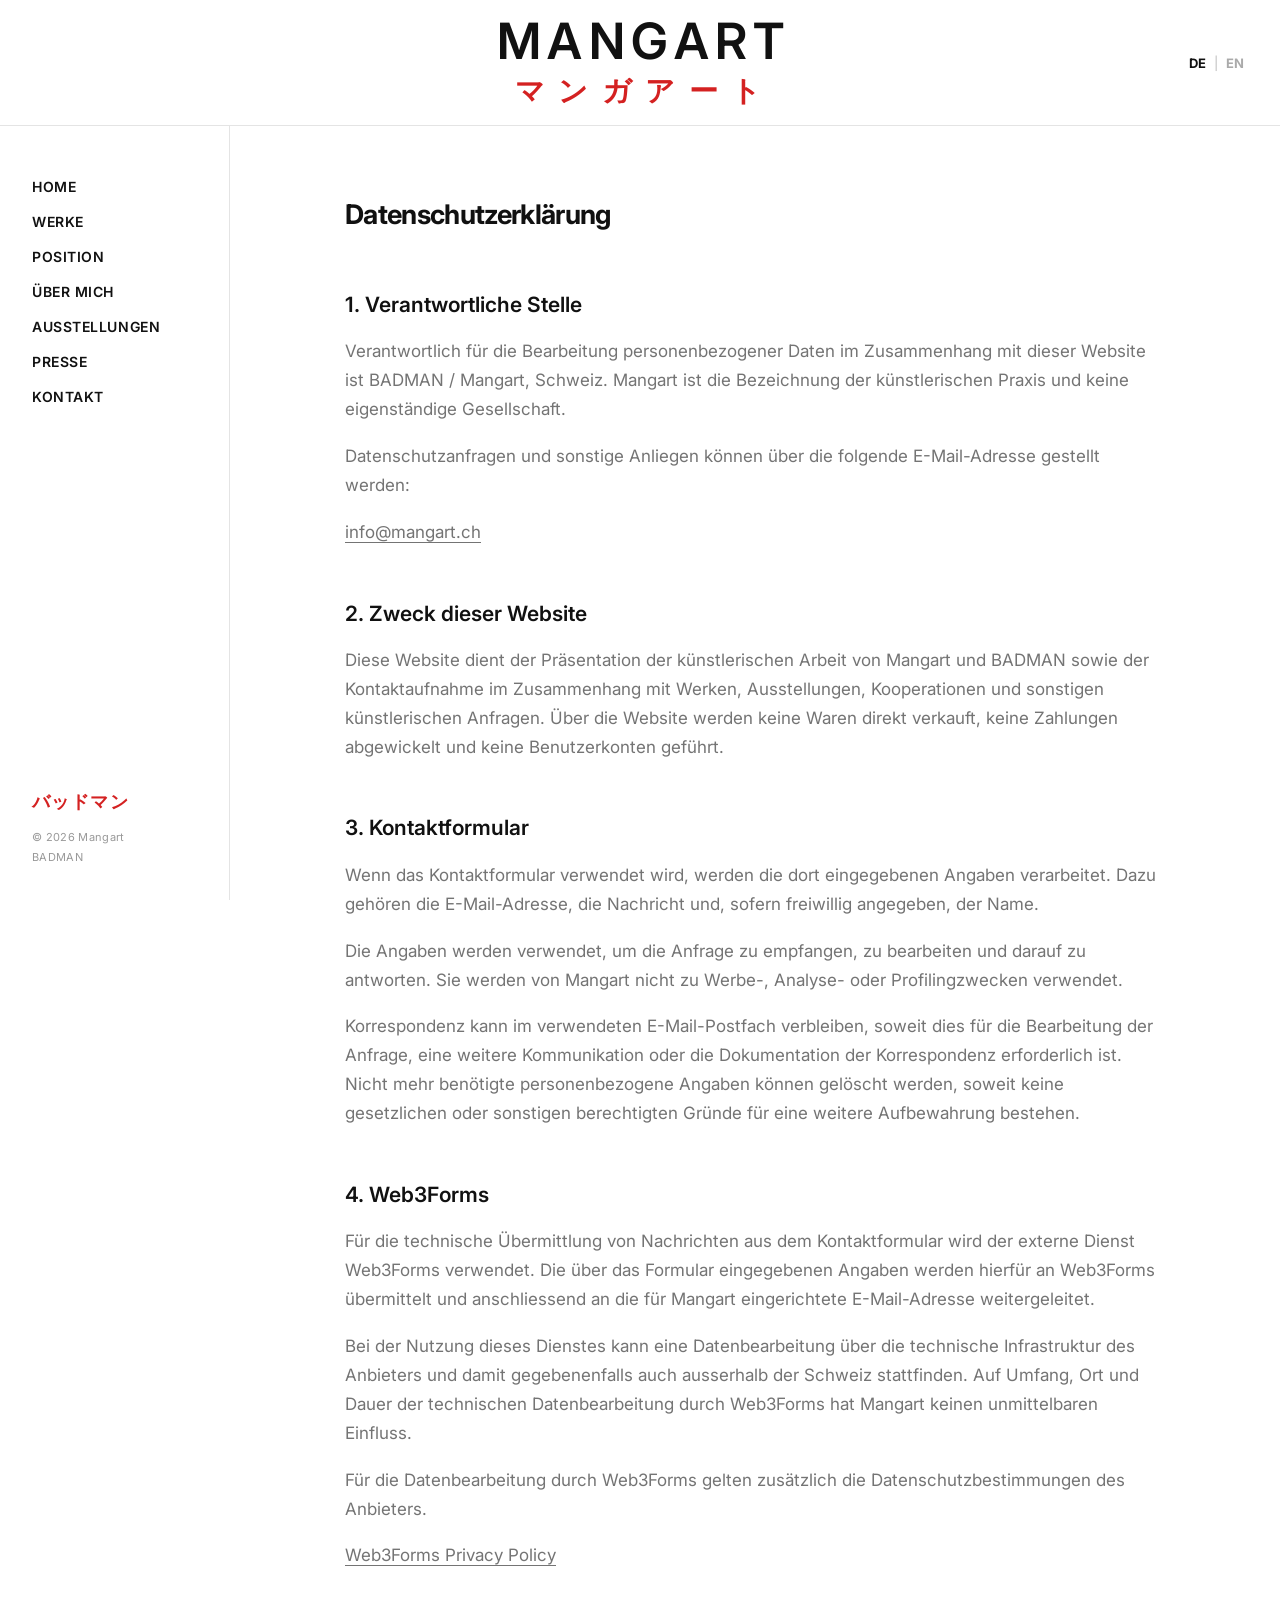
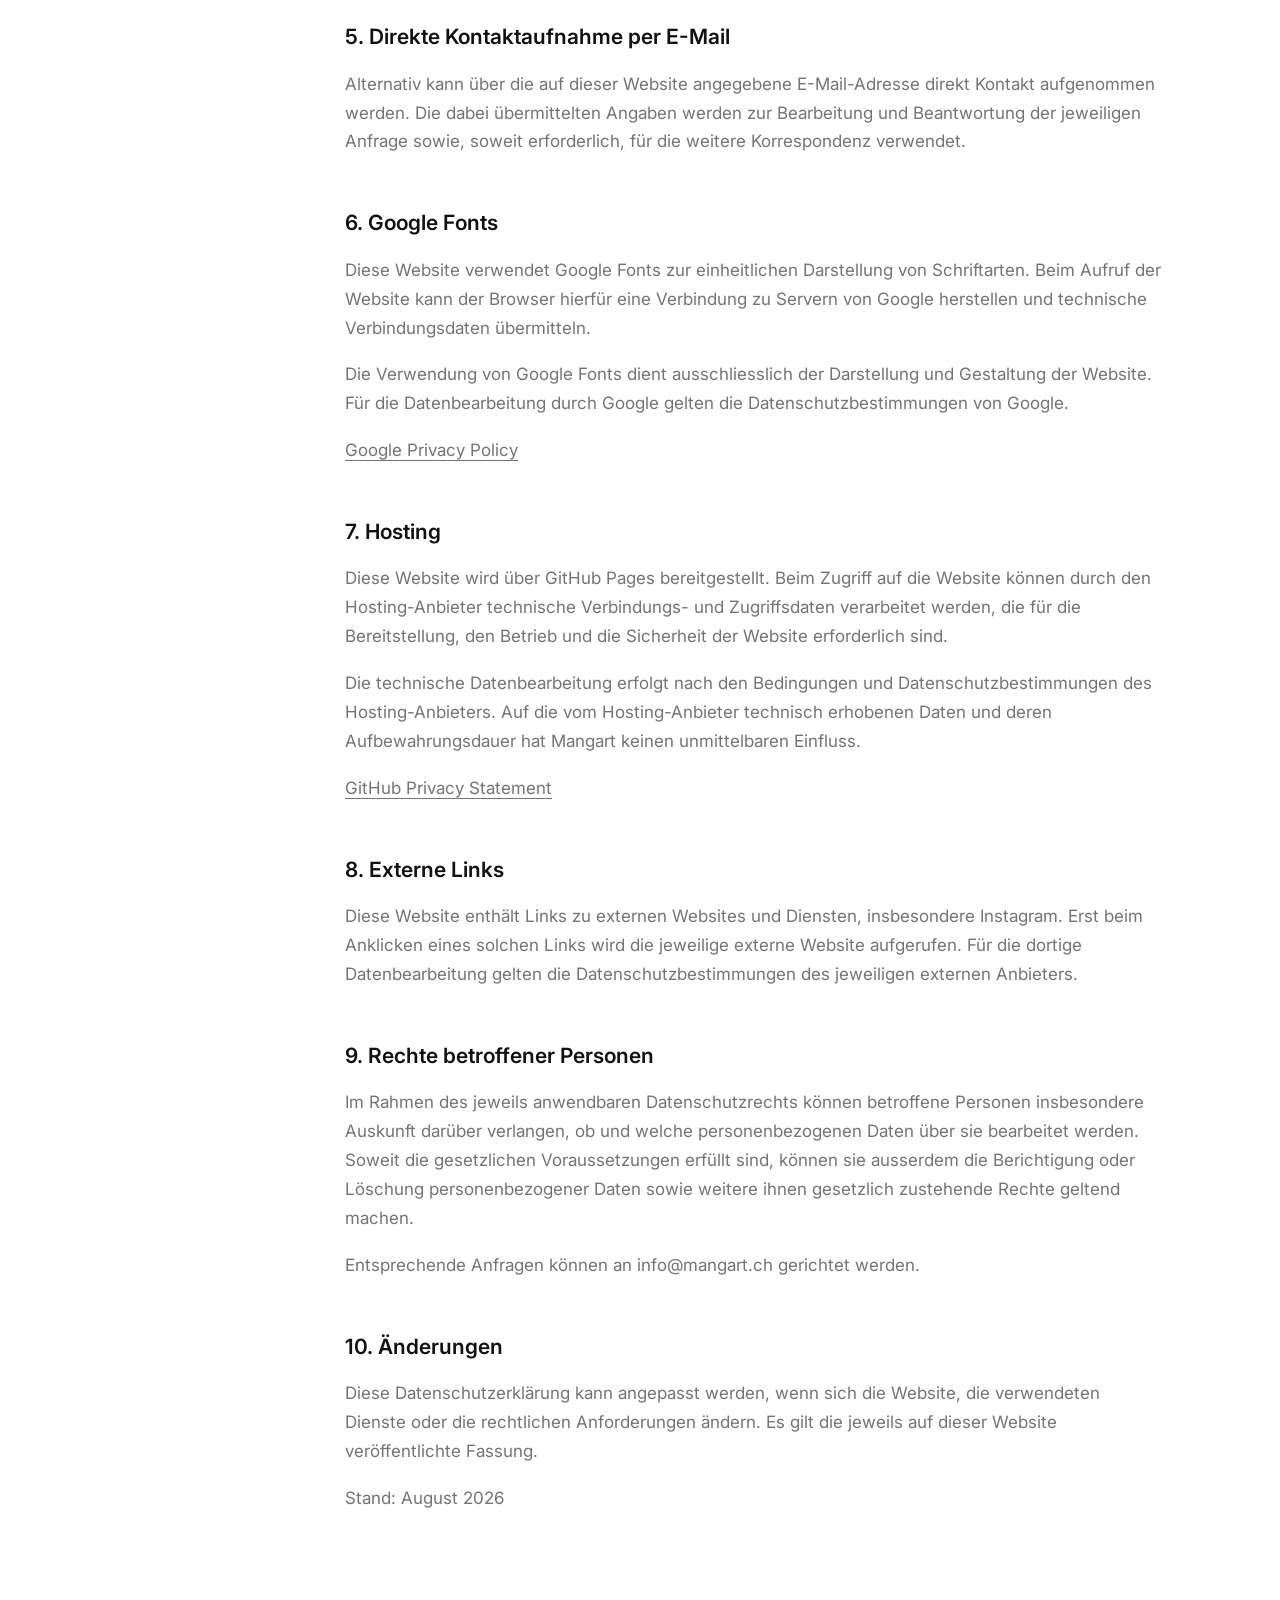
<file: privacy.html>
<!DOCTYPE html>
<html lang="de">
<head>
  <meta charset="UTF-8">
  <meta name="viewport" content="width=device-width, initial-scale=1.0">

  <title>Datenschutz | MANGART</title>

  <link rel="preconnect" href="https://fonts.googleapis.com">
  <link rel="preconnect" href="https://fonts.gstatic.com" crossorigin>

  <link
    href="https://fonts.googleapis.com/css2?family=Inter:wght@400;500;600;700&display=swap"
    rel="stylesheet"
  >

  <link rel="stylesheet" href="style.css">

  <style>
    .privacy-content {
      max-width: 820px;
    }

    .privacy-title {
      margin: 0 0 56px;
      font-size: 27px;
      font-weight: 700;
      line-height: 1.4;
      letter-spacing: -0.025em;
    }

    .privacy-section {
      margin-bottom: 52px;
    }

    .privacy-section h2 {
      margin: 0 0 18px;
      font-size: 21px;
      font-weight: 600;
      line-height: 1.4;
    }

    .privacy-section p {
      margin: 0 0 18px;
      color: var(--grey);
      font-size: 17px;
      font-weight: 400;
      line-height: 1.7;
    }

    .privacy-section p:last-child {
      margin-bottom: 0;
    }

    .privacy-link {
      color: inherit;
      text-decoration: underline;
      text-underline-offset: 4px;
    }

    @media (max-width: 760px) {
      .privacy-title {
        margin-bottom: 42px;
        font-size: 23px;
      }

      .privacy-section {
        margin-bottom: 42px;
      }

      .privacy-section h2 {
        font-size: 19px;
      }

      .privacy-section p {
        font-size: 16px;
      }
    }
  </style>
</head>

<body>

  <header class="site-header">

    <a
      class="site-logo"
      href="index.html"
      aria-label="Zur Startseite"
      data-aria-de="Zur Startseite"
      data-aria-en="Go to homepage"
    >
      <span class="site-logo-main">MANGART</span>
      <span class="site-logo-japanese">マンガアート</span>
    </a>

    <div class="header-controls">

      <div
        class="language-switch"
        aria-label="Sprache auswählen"
        data-aria-de="Sprache auswählen"
        data-aria-en="Select language"
      >

        <button
          class="language-button active"
          id="languageDe"
          type="button"
          aria-pressed="true"
        >
          DE
        </button>

        <span class="language-divider">|</span>

        <button
          class="language-button"
          id="languageEn"
          type="button"
          aria-pressed="false"
        >
          EN
        </button>

      </div>

      <button
        class="menu-button"
        id="menuButton"
        type="button"
        aria-label="Menü öffnen"
        aria-expanded="false"
        data-open-de="Menü öffnen"
        data-close-de="Menü schließen"
        data-open-en="Open menu"
        data-close-en="Close menu"
      >
        <span></span>
        <span></span>
        <span></span>
      </button>

    </div>

  </header>

  <aside class="sidebar" id="sidebar">

    <nav class="main-navigation">

      <a href="index.html" data-de="Home" data-en="Home">
        Home
      </a>

      <a href="works.html" data-de="Werke" data-en="Works">
        Werke
      </a>

      <a href="position.html" data-de="Position" data-en="Position">
        Position
      </a>

      <a href="about.html" data-de="Über mich" data-en="About">
        Über mich
      </a>

      <a
        href="exhibitions.html"
        data-de="Ausstellungen"
        data-en="Exhibitions"
      >
        Ausstellungen
      </a>

      <a href="press.html" data-de="Presse" data-en="Press">
        Presse
      </a>

      <a href="contact.html" data-de="Kontakt" data-en="Contact">
        Kontakt
      </a>

    </nav>

    <div class="sidebar-footer">
      <div class="japanese-name">バッドマン</div>
      <div>© 2026 Mangart</div>
      <div>BADMAN</div>
    </div>

  </aside>

  <main class="page">

    <div class="content privacy-content">

      <h1
        class="privacy-title"
        data-de="Datenschutzerklärung"
        data-en="Privacy Policy"
      >
        Datenschutzerklärung
      </h1>

      <section class="privacy-section">

        <h2
          data-de="1. Verantwortliche Stelle"
          data-en="1. Controller"
        >
          1. Verantwortliche Stelle
        </h2>

        <p
          data-de="Verantwortlich für die Bearbeitung personenbezogener Daten im Zusammenhang mit dieser Website ist BADMAN / Mangart, Schweiz. Mangart ist die Bezeichnung der künstlerischen Praxis und keine eigenständige Gesellschaft."
          data-en="The controller responsible for the processing of personal data in connection with this website is BADMAN / Mangart, Switzerland. Mangart is the designation of the artistic practice and is not a separate company."
        >
          Verantwortlich für die Bearbeitung personenbezogener Daten im
          Zusammenhang mit dieser Website ist BADMAN / Mangart, Schweiz.
          Mangart ist die Bezeichnung der künstlerischen Praxis und keine
          eigenständige Gesellschaft.
        </p>

        <p
          data-de="Datenschutzanfragen und sonstige Anliegen können über die folgende E-Mail-Adresse gestellt werden:"
          data-en="Privacy-related requests and other enquiries may be submitted using the following email address:"
        >
          Datenschutzanfragen und sonstige Anliegen können über die folgende
          E-Mail-Adresse gestellt werden:
        </p>

        <p>
          <a
            href="mailto:info@mangart.ch"
            class="privacy-link"
          >
            info@mangart.ch
          </a>
        </p>

      </section>

      <section class="privacy-section">

        <h2
          data-de="2. Zweck dieser Website"
          data-en="2. Purpose of this website"
        >
          2. Zweck dieser Website
        </h2>

        <p
          data-de="Diese Website dient der Präsentation der künstlerischen Arbeit von Mangart und BADMAN sowie der Kontaktaufnahme im Zusammenhang mit Werken, Ausstellungen, Kooperationen und sonstigen künstlerischen Anfragen. Über die Website werden keine Waren direkt verkauft, keine Zahlungen abgewickelt und keine Benutzerkonten geführt."
          data-en="This website is intended to present the artistic work of Mangart and BADMAN and to enable contact regarding works, exhibitions, collaborations and other artistic enquiries. No goods are sold directly through the website, no payments are processed, and no user accounts are maintained."
        >
          Diese Website dient der Präsentation der künstlerischen Arbeit von
          Mangart und BADMAN sowie der Kontaktaufnahme im Zusammenhang mit
          Werken, Ausstellungen, Kooperationen und sonstigen künstlerischen
          Anfragen. Über die Website werden keine Waren direkt verkauft,
          keine Zahlungen abgewickelt und keine Benutzerkonten geführt.
        </p>

      </section>

      <section class="privacy-section">

        <h2
          data-de="3. Kontaktformular"
          data-en="3. Contact form"
        >
          3. Kontaktformular
        </h2>

        <p
          data-de="Wenn das Kontaktformular verwendet wird, werden die dort eingegebenen Angaben verarbeitet. Dazu gehören die E-Mail-Adresse, die Nachricht und, sofern freiwillig angegeben, der Name."
          data-en="When the contact form is used, the information entered into the form is processed. This includes the email address, the message and, if provided voluntarily, the name."
        >
          Wenn das Kontaktformular verwendet wird, werden die dort
          eingegebenen Angaben verarbeitet. Dazu gehören die E-Mail-Adresse,
          die Nachricht und, sofern freiwillig angegeben, der Name.
        </p>

        <p
          data-de="Die Angaben werden verwendet, um die Anfrage zu empfangen, zu bearbeiten und darauf zu antworten. Sie werden von Mangart nicht zu Werbe-, Analyse- oder Profilingzwecken verwendet."
          data-en="The information is used to receive, process and respond to the enquiry. Mangart does not use this information for advertising, analytics or profiling purposes."
        >
          Die Angaben werden verwendet, um die Anfrage zu empfangen, zu
          bearbeiten und darauf zu antworten. Sie werden von Mangart nicht
          zu Werbe-, Analyse- oder Profilingzwecken verwendet.
        </p>

        <p
          data-de="Korrespondenz kann im verwendeten E-Mail-Postfach verbleiben, soweit dies für die Bearbeitung der Anfrage, eine weitere Kommunikation oder die Dokumentation der Korrespondenz erforderlich ist. Nicht mehr benötigte personenbezogene Angaben können gelöscht werden, soweit keine gesetzlichen oder sonstigen berechtigten Gründe für eine weitere Aufbewahrung bestehen."
          data-en="Correspondence may remain in the email account used for as long as necessary to process the enquiry, continue communication or document the correspondence. Personal information that is no longer required may be deleted unless legal or other legitimate reasons require its continued retention."
        >
          Korrespondenz kann im verwendeten E-Mail-Postfach verbleiben,
          soweit dies für die Bearbeitung der Anfrage, eine weitere
          Kommunikation oder die Dokumentation der Korrespondenz erforderlich
          ist. Nicht mehr benötigte personenbezogene Angaben können gelöscht
          werden, soweit keine gesetzlichen oder sonstigen berechtigten Gründe
          für eine weitere Aufbewahrung bestehen.
        </p>

      </section>

      <section class="privacy-section">

        <h2>4. Web3Forms</h2>

        <p
          data-de="Für die technische Übermittlung von Nachrichten aus dem Kontaktformular wird der externe Dienst Web3Forms verwendet. Die über das Formular eingegebenen Angaben werden hierfür an Web3Forms übermittelt und anschliessend an die für Mangart eingerichtete E-Mail-Adresse weitergeleitet."
          data-en="The external service Web3Forms is used for the technical transmission of messages submitted through the contact form. Information entered into the form is transmitted to Web3Forms for this purpose and subsequently forwarded to the email address used by Mangart."
        >
          Für die technische Übermittlung von Nachrichten aus dem
          Kontaktformular wird der externe Dienst Web3Forms verwendet.
          Die über das Formular eingegebenen Angaben werden hierfür an
          Web3Forms übermittelt und anschliessend an die für Mangart
          eingerichtete E-Mail-Adresse weitergeleitet.
        </p>

        <p
          data-de="Bei der Nutzung dieses Dienstes kann eine Datenbearbeitung über die technische Infrastruktur des Anbieters und damit gegebenenfalls auch ausserhalb der Schweiz stattfinden. Auf Umfang, Ort und Dauer der technischen Datenbearbeitung durch Web3Forms hat Mangart keinen unmittelbaren Einfluss."
          data-en="When this service is used, data may be processed through the provider's technical infrastructure and therefore potentially outside Switzerland. Mangart has no direct control over the scope, location or duration of technical data processing carried out by Web3Forms."
        >
          Bei der Nutzung dieses Dienstes kann eine Datenbearbeitung über die
          technische Infrastruktur des Anbieters und damit gegebenenfalls auch
          ausserhalb der Schweiz stattfinden. Auf Umfang, Ort und Dauer der
          technischen Datenbearbeitung durch Web3Forms hat Mangart keinen
          unmittelbaren Einfluss.
        </p>

        <p
          data-de="Für die Datenbearbeitung durch Web3Forms gelten zusätzlich die Datenschutzbestimmungen des Anbieters."
          data-en="The privacy terms of Web3Forms also apply to processing carried out by the service provider."
        >
          Für die Datenbearbeitung durch Web3Forms gelten zusätzlich die
          Datenschutzbestimmungen des Anbieters.
        </p>

        <p>
          <a
            href="https://web3forms.com/privacy"
            target="_blank"
            rel="noopener noreferrer"
            class="privacy-link"
          >
            Web3Forms Privacy Policy
          </a>
        </p>

      </section>

      <section class="privacy-section">

        <h2
          data-de="5. Direkte Kontaktaufnahme per E-Mail"
          data-en="5. Direct contact by email"
        >
          5. Direkte Kontaktaufnahme per E-Mail
        </h2>

        <p
          data-de="Alternativ kann über die auf dieser Website angegebene E-Mail-Adresse direkt Kontakt aufgenommen werden. Die dabei übermittelten Angaben werden zur Bearbeitung und Beantwortung der jeweiligen Anfrage sowie, soweit erforderlich, für die weitere Korrespondenz verwendet."
          data-en="Alternatively, users may contact Mangart directly using the email address provided on this website. Information transmitted in this way is used to process and respond to the respective enquiry and, where necessary, for further correspondence."
        >
          Alternativ kann über die auf dieser Website angegebene E-Mail-Adresse
          direkt Kontakt aufgenommen werden. Die dabei übermittelten Angaben
          werden zur Bearbeitung und Beantwortung der jeweiligen Anfrage sowie,
          soweit erforderlich, für die weitere Korrespondenz verwendet.
        </p>

      </section>

      <section class="privacy-section">

        <h2>6. Google Fonts</h2>

        <p
          data-de="Diese Website verwendet Google Fonts zur einheitlichen Darstellung von Schriftarten. Beim Aufruf der Website kann der Browser hierfür eine Verbindung zu Servern von Google herstellen und technische Verbindungsdaten übermitteln."
          data-en="This website uses Google Fonts to ensure consistent font display. When the website is accessed, the browser may establish a connection to Google servers and transmit technical connection data."
        >
          Diese Website verwendet Google Fonts zur einheitlichen Darstellung
          von Schriftarten. Beim Aufruf der Website kann der Browser hierfür
          eine Verbindung zu Servern von Google herstellen und technische
          Verbindungsdaten übermitteln.
        </p>

        <p
          data-de="Die Verwendung von Google Fonts dient ausschliesslich der Darstellung und Gestaltung der Website. Für die Datenbearbeitung durch Google gelten die Datenschutzbestimmungen von Google."
          data-en="Google Fonts is used solely for the display and design of this website. Google's privacy terms apply to processing carried out by Google."
        >
          Die Verwendung von Google Fonts dient ausschliesslich der Darstellung
          und Gestaltung der Website. Für die Datenbearbeitung durch Google
          gelten die Datenschutzbestimmungen von Google.
        </p>

        <p>
          <a
            href="https://policies.google.com/privacy"
            target="_blank"
            rel="noopener noreferrer"
            class="privacy-link"
          >
            Google Privacy Policy
          </a>
        </p>

      </section>

      <section class="privacy-section">

        <h2
          data-de="7. Hosting"
          data-en="7. Hosting"
        >
          7. Hosting
        </h2>

        <p
          data-de="Diese Website wird über GitHub Pages bereitgestellt. Beim Zugriff auf die Website können durch den Hosting-Anbieter technische Verbindungs- und Zugriffsdaten verarbeitet werden, die für die Bereitstellung, den Betrieb und die Sicherheit der Website erforderlich sind."
          data-en="This website is provided through GitHub Pages. When the website is accessed, the hosting provider may process technical connection and access data required to provide, operate and secure the website."
        >
          Diese Website wird über GitHub Pages bereitgestellt. Beim Zugriff
          auf die Website können durch den Hosting-Anbieter technische
          Verbindungs- und Zugriffsdaten verarbeitet werden, die für die
          Bereitstellung, den Betrieb und die Sicherheit der Website
          erforderlich sind.
        </p>

        <p
          data-de="Die technische Datenbearbeitung erfolgt nach den Bedingungen und Datenschutzbestimmungen des Hosting-Anbieters. Auf die vom Hosting-Anbieter technisch erhobenen Daten und deren Aufbewahrungsdauer hat Mangart keinen unmittelbaren Einfluss."
          data-en="Technical data processing is carried out in accordance with the hosting provider's terms and privacy policy. Mangart has no direct control over the technical data collected by the hosting provider or its retention period."
        >
          Die technische Datenbearbeitung erfolgt nach den Bedingungen und
          Datenschutzbestimmungen des Hosting-Anbieters. Auf die vom
          Hosting-Anbieter technisch erhobenen Daten und deren
          Aufbewahrungsdauer hat Mangart keinen unmittelbaren Einfluss.
        </p>

        <p>
          <a
            href="https://docs.github.com/en/site-policy/privacy-policies/github-general-privacy-statement"
            target="_blank"
            rel="noopener noreferrer"
            class="privacy-link"
          >
            GitHub Privacy Statement
          </a>
        </p>

      </section>

      <section class="privacy-section">

        <h2
          data-de="8. Externe Links"
          data-en="8. External links"
        >
          8. Externe Links
        </h2>

        <p
          data-de="Diese Website enthält Links zu externen Websites und Diensten, insbesondere Instagram. Erst beim Anklicken eines solchen Links wird die jeweilige externe Website aufgerufen. Für die dortige Datenbearbeitung gelten die Datenschutzbestimmungen des jeweiligen externen Anbieters."
          data-en="This website contains links to external websites and services, including Instagram. The respective external website is accessed only when such a link is opened. Data processing on that website is subject to the privacy terms of the respective external provider."
        >
          Diese Website enthält Links zu externen Websites und Diensten,
          insbesondere Instagram. Erst beim Anklicken eines solchen Links
          wird die jeweilige externe Website aufgerufen. Für die dortige
          Datenbearbeitung gelten die Datenschutzbestimmungen des jeweiligen
          externen Anbieters.
        </p>

      </section>

      <section class="privacy-section">

        <h2
          data-de="9. Rechte betroffener Personen"
          data-en="9. Rights of data subjects"
        >
          9. Rechte betroffener Personen
        </h2>

        <p
          data-de="Im Rahmen des jeweils anwendbaren Datenschutzrechts können betroffene Personen insbesondere Auskunft darüber verlangen, ob und welche personenbezogenen Daten über sie bearbeitet werden. Soweit die gesetzlichen Voraussetzungen erfüllt sind, können sie ausserdem die Berichtigung oder Löschung personenbezogener Daten sowie weitere ihnen gesetzlich zustehende Rechte geltend machen."
          data-en="Within the scope of applicable data protection law, individuals may in particular request information about whether and which personal data relating to them is being processed. Where the legal requirements are met, they may also request correction or deletion of personal data and exercise any other rights available to them under applicable law."
        >
          Im Rahmen des jeweils anwendbaren Datenschutzrechts können betroffene
          Personen insbesondere Auskunft darüber verlangen, ob und welche
          personenbezogenen Daten über sie bearbeitet werden. Soweit die
          gesetzlichen Voraussetzungen erfüllt sind, können sie ausserdem die
          Berichtigung oder Löschung personenbezogener Daten sowie weitere
          ihnen gesetzlich zustehende Rechte geltend machen.
        </p>

        <p
          data-de="Entsprechende Anfragen können an info@mangart.ch gerichtet werden."
          data-en="Such requests may be sent to info@mangart.ch."
        >
          Entsprechende Anfragen können an info@mangart.ch gerichtet werden.
        </p>

      </section>

      <section class="privacy-section">

        <h2
          data-de="10. Änderungen"
          data-en="10. Changes"
        >
          10. Änderungen
        </h2>

        <p
          data-de="Diese Datenschutzerklärung kann angepasst werden, wenn sich die Website, die verwendeten Dienste oder die rechtlichen Anforderungen ändern. Es gilt die jeweils auf dieser Website veröffentlichte Fassung."
          data-en="This Privacy Policy may be updated if the website, the services used, or the applicable legal requirements change. The version published on this website at the relevant time shall apply."
        >
          Diese Datenschutzerklärung kann angepasst werden, wenn sich die
          Website, die verwendeten Dienste oder die rechtlichen Anforderungen
          ändern. Es gilt die jeweils auf dieser Website veröffentlichte
          Fassung.
        </p>

        <p>
          <span
            data-de="Stand: August 2026"
            data-en="Last updated: August 2026"
          >
            Stand: August 2026
          </span>
        </p>

      </section>

    </div>

  </main>

  <script>
    const menuButton = document.getElementById("menuButton");
    const sidebar = document.getElementById("sidebar");

    const languageDe = document.getElementById("languageDe");
    const languageEn = document.getElementById("languageEn");

    const translatableElements = document.querySelectorAll(
      "[data-de][data-en]"
    );

    const ariaTranslatableElements = document.querySelectorAll(
      "[data-aria-de][data-aria-en]"
    );

    let currentLanguage =
      localStorage.getItem("mangart-language") || "de";

    function updateMenuLabel() {
      const menuIsOpen = sidebar.classList.contains("open");

      const labelAttribute = menuIsOpen
        ? `data-close-${currentLanguage}`
        : `data-open-${currentLanguage}`;

      menuButton.setAttribute(
        "aria-label",
        menuButton.getAttribute(labelAttribute)
      );
    }

    function setLanguage(language) {
      currentLanguage = language;

      document.documentElement.lang = language;

      translatableElements.forEach(function (element) {
        element.textContent = element.getAttribute(`data-${language}`);
      });

      ariaTranslatableElements.forEach(function (element) {
        element.setAttribute(
          "aria-label",
          element.getAttribute(`data-aria-${language}`)
        );
      });

      const germanIsActive = language === "de";

      languageDe.classList.toggle("active", germanIsActive);
      languageEn.classList.toggle("active", !germanIsActive);

      languageDe.setAttribute(
        "aria-pressed",
        germanIsActive ? "true" : "false"
      );

      languageEn.setAttribute(
        "aria-pressed",
        germanIsActive ? "false" : "true"
      );

      localStorage.setItem("mangart-language", language);

      updateMenuLabel();
    }

    languageDe.addEventListener("click", function () {
      setLanguage("de");
    });

    languageEn.addEventListener("click", function () {
      setLanguage("en");
    });

    menuButton.addEventListener("click", function () {
      const menuIsOpen = sidebar.classList.toggle("open");

      menuButton.classList.toggle("open", menuIsOpen);

      menuButton.setAttribute(
        "aria-expanded",
        menuIsOpen ? "true" : "false"
      );

      updateMenuLabel();
    });

    setLanguage(currentLanguage);
  </script>

</body>
</html>
</file>
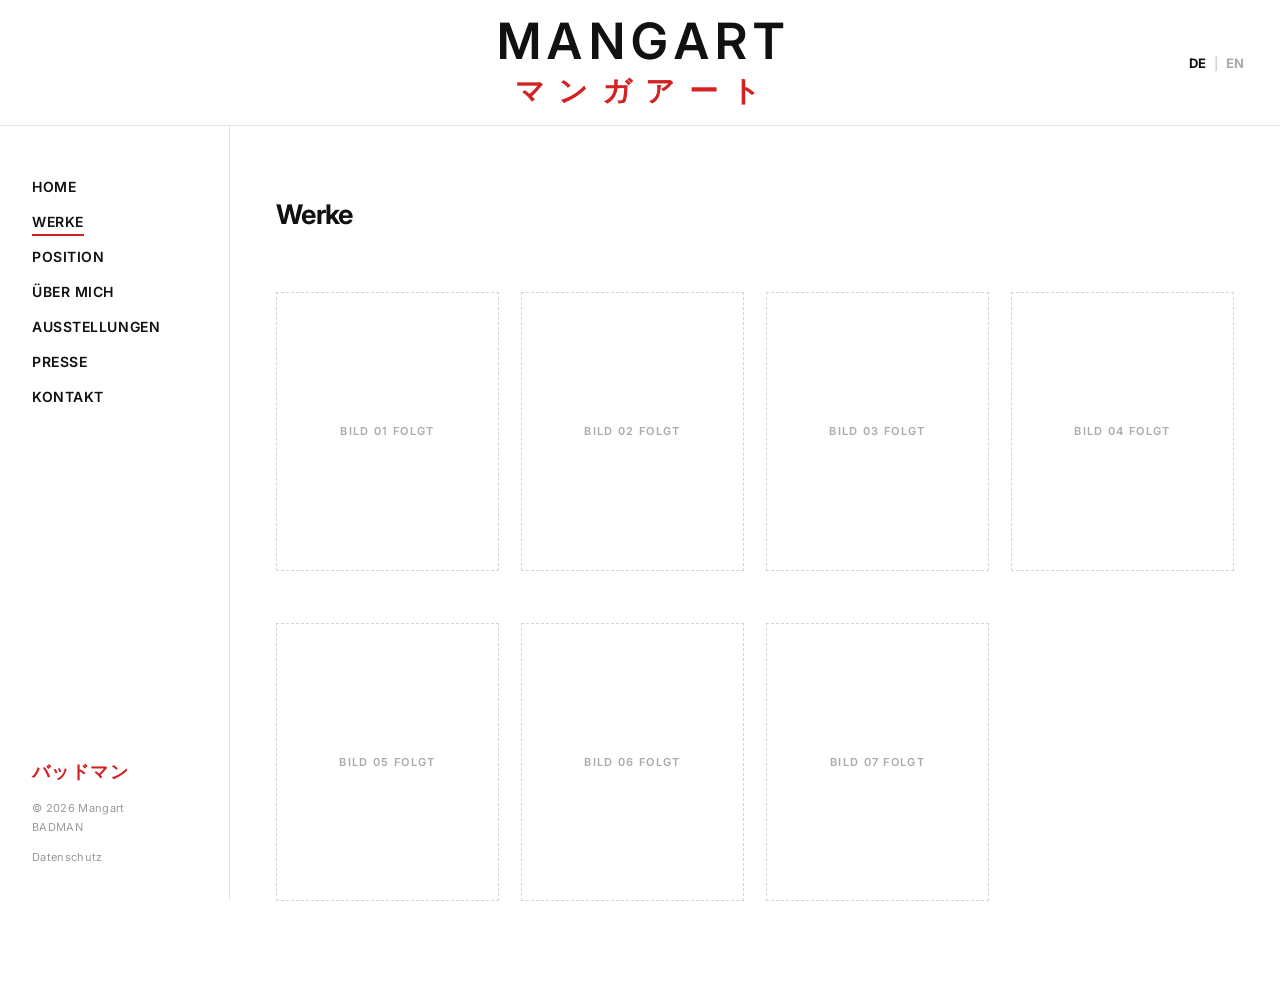
<file: works.html>
<!DOCTYPE html>
<html lang="de">
<head>
  <meta charset="UTF-8">
  <meta name="viewport" content="width=device-width, initial-scale=1.0">

  <title>Works | MANGART</title>

  <link rel="preconnect" href="https://fonts.googleapis.com">
  <link rel="preconnect" href="https://fonts.gstatic.com" crossorigin>

  <link
    href="https://fonts.googleapis.com/css2?family=Inter:wght@400;500;600;700&display=swap"
    rel="stylesheet"
  >

  <link rel="stylesheet" href="style.css">

  <style>
    .works-page-header {
      margin-bottom: 58px;
    }

    .works-page-title {
      margin: 0;
      font-size: 27px;
      font-weight: 700;
      line-height: 1.4;
      letter-spacing: -0.025em;
    }

    .archive-grid {
      display: grid;
      grid-template-columns: repeat(4, minmax(0, 1fr));
      gap: 52px 22px;
    }

    .archive-card {
      display: block;
      width: 100%;
    }

    .archive-card:hover {
      opacity: 0.82;
    }

    .archive-image {
      display: block;
      width: 100%;
      aspect-ratio: 4 / 5;
      object-fit: contain;
      background: var(--white);
    }

    .archive-placeholder {
      width: 100%;
      aspect-ratio: 4 / 5;
      display: flex;
      align-items: center;
      justify-content: center;
      border: 1px dashed #d4d4d4;
      background: var(--white);
      color: #aaaaaa;
      font-size: 11px;
      font-weight: 600;
      letter-spacing: 0.12em;
      text-align: center;
      text-transform: uppercase;
    }

    .privacy-footer-link {
      display: inline-block;
      margin-top: 10px;
      color: #999999;
      font-size: 11px;
      line-height: 1.8;
      letter-spacing: 0.03em;
      text-decoration: none;
    }

    .privacy-footer-link:hover {
      color: #111111;
    }

    .mobile-privacy-footer {
      display: none;
    }

    @media (max-width: 820px) {
      .archive-grid {
        grid-template-columns: repeat(2, minmax(0, 1fr));
      }
    }

    @media (max-width: 760px) {
      .works-page-header {
        margin-bottom: 42px;
      }

      .works-page-title {
        font-size: 23px;
      }

      .archive-grid {
        grid-template-columns: 1fr;
        gap: 28px;
      }

      .mobile-privacy-footer {
        display: block;
        margin-top: 60px;
        padding-top: 24px;
        border-top: 1px solid #e4e4e4;
      }

      .mobile-privacy-footer a {
        color: #999999;
        font-size: 11px;
        letter-spacing: 0.03em;
        text-decoration: none;
      }
    }
  </style>
</head>

<body>

  <header class="site-header">

    <a
      class="site-logo"
      href="index.html"
      aria-label="Zur Startseite"
      data-aria-de="Zur Startseite"
      data-aria-en="Go to homepage"
    >
      <span class="site-logo-main">MANGART</span>
      <span class="site-logo-japanese">マンガアート</span>
    </a>

    <div class="header-controls">

      <div
        class="language-switch"
        aria-label="Sprache auswählen"
        data-aria-de="Sprache auswählen"
        data-aria-en="Select language"
      >

        <button
          class="language-button active"
          id="languageDe"
          type="button"
          aria-pressed="true"
        >
          DE
        </button>

        <span class="language-divider">|</span>

        <button
          class="language-button"
          id="languageEn"
          type="button"
          aria-pressed="false"
        >
          EN
        </button>

      </div>

      <button
        class="menu-button"
        id="menuButton"
        type="button"
        aria-label="Menü öffnen"
        aria-expanded="false"
        data-open-de="Menü öffnen"
        data-close-de="Menü schließen"
        data-open-en="Open menu"
        data-close-en="Close menu"
      >
        <span></span>
        <span></span>
        <span></span>
      </button>

    </div>

  </header>

  <aside class="sidebar" id="sidebar">

    <nav class="main-navigation">

      <a href="index.html" data-de="Home" data-en="Home">
        Home
      </a>

      <a
        class="active"
        href="works.html"
        data-de="Werke"
        data-en="Works"
      >
        Werke
      </a>

      <a href="position.html" data-de="Position" data-en="Position">
        Position
      </a>

      <a href="about.html" data-de="Über mich" data-en="About">
        Über mich
      </a>

      <a
        href="exhibitions.html"
        data-de="Ausstellungen"
        data-en="Exhibitions"
      >
        Ausstellungen
      </a>

      <a href="press.html" data-de="Presse" data-en="Press">
        Presse
      </a>

      <a href="contact.html" data-de="Kontakt" data-en="Contact">
        Kontakt
      </a>

    </nav>

    <div class="sidebar-footer">
      <div class="japanese-name">バッドマン</div>
      <div>© 2026 Mangart</div>
      <div>BADMAN</div>

      <a
        class="privacy-footer-link"
        href="privacy.html"
        data-de="Datenschutz"
        data-en="Privacy"
      >
        Datenschutz
      </a>
    </div>

  </aside>

  <main class="page">

    <div class="content">

      <section class="works-page-header">

        <h1
          class="works-page-title"
          data-de="Werke"
          data-en="Works"
        >
          Werke
        </h1>

      </section>

      <section
        class="archive-grid"
        id="archiveGrid"
        aria-label="Werksarchiv"
        data-aria-de="Werksarchiv"
        data-aria-en="Works archive"
      ></section>

      <div class="mobile-privacy-footer">
        <a
          href="privacy.html"
          data-de="Datenschutz"
          data-en="Privacy"
        >
          Datenschutz
        </a>
      </div>

    </div>

  </main>

  <script src="works-data.js"></script>

  <script>
    const menuButton = document.getElementById("menuButton");
    const sidebar = document.getElementById("sidebar");

    const languageDe = document.getElementById("languageDe");
    const languageEn = document.getElementById("languageEn");

    const archiveGrid = document.getElementById("archiveGrid");

    let currentLanguage =
      localStorage.getItem("mangart-language") || "de";

    function updateMenuLabel() {
      const menuIsOpen = sidebar.classList.contains("open");

      const labelAttribute = menuIsOpen
        ? `data-close-${currentLanguage}`
        : `data-open-${currentLanguage}`;

      menuButton.setAttribute(
        "aria-label",
        menuButton.getAttribute(labelAttribute)
      );
    }

    function renderWorks() {
      archiveGrid.innerHTML = "";

      window.mangartWorks.forEach(function (work, index) {
        const link = document.createElement("a");

        link.className = "archive-card";
        link.href = `work.html?id=${encodeURIComponent(work.id)}`;
        link.setAttribute(
          "aria-label",
          currentLanguage === "de"
            ? `${work.title.de} öffnen`
            : `Open ${work.title.en}`
        );

        if (work.cover) {
          const image = document.createElement("img");

          image.className = "archive-image";
          image.src = work.cover;
          image.alt = work.title[currentLanguage];
          image.loading = "lazy";

          link.appendChild(image);
        } else {
          const placeholder = document.createElement("div");

          placeholder.className = "archive-placeholder";
          placeholder.textContent =
            currentLanguage === "de"
              ? `Bild ${String(index + 1).padStart(2, "0")} folgt`
              : `Image ${String(index + 1).padStart(2, "0")} coming soon`;

          link.appendChild(placeholder);
        }

        archiveGrid.appendChild(link);
      });
    }

    function setLanguage(language) {
      currentLanguage = language;

      document.documentElement.lang = language;

      document
        .querySelectorAll("[data-de][data-en]")
        .forEach(function (element) {
          element.textContent = element.getAttribute(`data-${language}`);
        });

      document
        .querySelectorAll("[data-aria-de][data-aria-en]")
        .forEach(function (element) {
          element.setAttribute(
            "aria-label",
            element.getAttribute(`data-aria-${language}`)
          );
        });

      const germanIsActive = language === "de";

      languageDe.classList.toggle("active", germanIsActive);
      languageEn.classList.toggle("active", !germanIsActive);

      languageDe.setAttribute(
        "aria-pressed",
        germanIsActive ? "true" : "false"
      );

      languageEn.setAttribute(
        "aria-pressed",
        germanIsActive ? "false" : "true"
      );

      localStorage.setItem("mangart-language", language);

      updateMenuLabel();
      renderWorks();
    }

    languageDe.addEventListener("click", function () {
      setLanguage("de");
    });

    languageEn.addEventListener("click", function () {
      setLanguage("en");
    });

    menuButton.addEventListener("click", function () {
      const menuIsOpen = sidebar.classList.toggle("open");

      menuButton.classList.toggle("open", menuIsOpen);

      menuButton.setAttribute(
        "aria-expanded",
        menuIsOpen ? "true" : "false"
      );

      updateMenuLabel();
    });

    setLanguage(currentLanguage);
  </script>

</body>
</html>
</file>
<file: style.css>
:root {
  --white: #ffffff;
  --black: #111111;
  --grey: #747474;
  --light-grey: #e4e4e4;
  --soft-grey: #a2a2a2;
  --red: #d42121;

  --header-height: 126px;
  --sidebar-width: 230px;
  --content-width: 1320px;
}

* {
  box-sizing: border-box;
}

html {
  scroll-behavior: smooth;
}

body {
  margin: 0;
  background: var(--white);
  color: var(--black);
  font-family: "Inter", Arial, Helvetica, sans-serif;
  -webkit-font-smoothing: antialiased;
}

a {
  color: inherit;
  text-decoration: none;
}

button {
  font: inherit;
}

/* HEADER */

.site-header {
  position: fixed;
  top: 0;
  right: 0;
  left: 0;
  height: var(--header-height);
  background: rgba(255, 255, 255, 0.98);
  border-bottom: 1px solid var(--light-grey);
  z-index: 1000;
}

/* MANGART WORTMARKE */

.site-logo {
  position: absolute;
  top: 16px;
  left: 50%;
  width: 430px;
  transform: translateX(-50%);
  display: flex;
  flex-direction: column;
  align-items: center;
  white-space: nowrap;
}

.site-logo-main {
  display: block;
  width: 100%;
  color: var(--black);
  font-size: 50px;
  font-weight: 600;
  line-height: 1;
  letter-spacing: 0.13em;
  text-align: center;
  text-indent: 0.13em;
}

.site-logo .site-logo-japanese {
  position: static !important;
  display: block;
  width: 100%;
  margin-top: 10px;
  margin-right: 0 !important;
  margin-left: 0 !important;
  color: var(--red) !important;
  font-size: 29px;
  font-weight: 600;
  line-height: 1;
  letter-spacing: 0.46em;
  text-align: center;
  text-indent: 0.46em;
  transform: translateX(-2px) !important;
  align-self: center;
}

.header-controls {
  position: absolute;
  top: 0;
  right: 36px;
  height: var(--header-height);
  display: flex;
  align-items: center;
  gap: 22px;
}

.language-switch {
  display: flex;
  align-items: center;
  gap: 8px;
  font-size: 13px;
  font-weight: 700;
}

.language-button {
  padding: 0;
  border: 0;
  background: transparent;
  color: #aaaaaa;
  cursor: pointer;
}

.language-button.active {
  color: var(--black);
}

.language-divider {
  color: #bdbdbd;
  font-weight: 400;
}

/* LINKE NAVIGATION */

.sidebar {
  position: fixed;
  top: var(--header-height);
  bottom: 0;
  left: 0;
  width: var(--sidebar-width);
  padding: 52px 32px 32px;
  display: flex;
  flex-direction: column;
  background: var(--white);
  border-right: 1px solid var(--light-grey);
  z-index: 900;
}

.main-navigation {
  display: flex;
  flex-direction: column;
  align-items: flex-start;
  gap: 18px;
}

.main-navigation a {
  position: relative;
  font-size: 14px;
  font-weight: 600;
  letter-spacing: 0.04em;
  text-transform: uppercase;
}

.main-navigation a::after {
  content: "";
  position: absolute;
  bottom: -6px;
  left: 0;
  width: 0;
  height: 2px;
  background: var(--red);
  transition: width 0.2s ease;
}

.main-navigation a:hover::after,
.main-navigation a.active::after {
  width: 100%;
}

/* SIGNATUR LINKS UNTEN */

.sidebar-footer {
  margin-top: auto;
  padding-top: 72px;
  color: #999999;
  font-size: 11px;
  line-height: 1.8;
  letter-spacing: 0.03em;
}

.japanese-name {
  margin-bottom: 10px;
  color: var(--red);
  font-size: 18px;
  font-weight: 600;
  letter-spacing: 0.08em;
}

/* HAUPTBEREICH */

.page {
  margin-left: var(--sidebar-width);
  padding: var(--header-height) 46px 100px;
}

.content {
  width: 100%;
  max-width: var(--content-width);
  margin: 0 auto;
  padding-top: 70px;
}

/* HOME INTRO */

.intro {
  max-width: 820px;
  margin-bottom: 100px;
}

.intro p {
  margin-top: 0;
}

.intro-lead {
  margin-bottom: 14px;
  font-size: 27px;
  font-weight: 700;
  line-height: 1.4;
  letter-spacing: -0.025em;
}

.intro-main {
  margin-bottom: 30px;
  font-size: 27px;
  font-weight: 400;
  line-height: 1.45;
  letter-spacing: -0.025em;
}

.intro-sub {
  max-width: 760px;
  margin-bottom: 0;
  color: var(--grey);
  font-size: 17px;
  font-weight: 400;
  line-height: 1.62;
}

/* AUSGEWÄHLTE ARBEITEN */

.selected-works {
  width: 100%;
}

.section-title {
  display: flex;
  align-items: center;
  gap: 22px;
  margin: 0 0 30px;
  color: var(--soft-grey);
  font-size: 13px;
  font-weight: 700;
  letter-spacing: 0.28em;
  text-transform: uppercase;
}

.section-title::after {
  content: "";
  flex: 1;
  height: 1px;
  background: var(--light-grey);
}

/* WERKRASTER */

.works-grid {
  display: grid;
  grid-template-columns: repeat(4, minmax(0, 1fr));
  gap: 52px 22px;
}

.work-card {
  display: block;
  width: 100%;
}

.image-placeholder {
  width: 100%;
  aspect-ratio: 4 / 5;
  display: flex;
  align-items: center;
  justify-content: center;
  background: var(--white);
  border: 1px dashed #d4d4d4;
  color: #aaaaaa;
  font-size: 11px;
  font-weight: 600;
  letter-spacing: 0.12em;
  text-transform: uppercase;
}

.work-card img {
  display: block;
  width: 100%;
  height: auto;
  object-fit: contain;
  background: var(--white);
}

/* ALLE WERKE ANSEHEN */

.all-works-link {
  display: inline-block;
  position: relative;
  margin-top: 46px;
  padding-bottom: 5px;
  font-size: 13px;
  font-weight: 700;
  letter-spacing: 0.12em;
  text-transform: uppercase;
}

.all-works-link::after {
  content: "";
  position: absolute;
  right: 0;
  bottom: 0;
  left: 0;
  height: 1px;
  background: var(--black);
}

.all-works-link:hover {
  opacity: 0.55;
}

/* HAMBURGER */

.menu-button {
  display: none;
  width: 32px;
  height: 32px;
  padding: 0;
  border: 0;
  background: transparent;
  cursor: pointer;
  align-items: center;
  justify-content: center;
  flex-direction: column;
}

.menu-button span {
  display: block;
  width: 28px;
  height: 2px;
  margin: 3px 0;
  background: var(--black);
  transition: transform 0.2s ease, opacity 0.2s ease;
}

.menu-button.open span:nth-child(1) {
  transform: translateY(8px) rotate(45deg);
}

.menu-button.open span:nth-child(2) {
  opacity: 0;
}

.menu-button.open span:nth-child(3) {
  transform: translateY(-8px) rotate(-45deg);
}

/* TABLET */

@media (max-width: 820px) {
  .works-grid {
    grid-template-columns: repeat(2, minmax(0, 1fr));
  }
}

/* HANDY */

@media (max-width: 760px) {
  :root {
    --header-height: 98px;
  }

  .site-logo {
    top: 50%;
    left: 20px;
    width: max-content;
    transform: translateY(-50%);
    display: inline-flex;
    flex-direction: column;
    align-items: center;
  }

  .site-logo-main {
    display: block;
    width: auto;
    font-size: 25px;
    font-weight: 600;
    line-height: 1;
    letter-spacing: 0.1em;
    text-align: center;
    text-indent: 0;
  }

  .site-logo .site-logo-japanese {
    display: block;
    width: auto;
    margin-top: 7px;
    margin-right: 0 !important;
    margin-left: 0 !important;
    color: var(--red) !important;
    font-size: 14px;
    font-weight: 500;
    line-height: 1;
    letter-spacing: 0.2em;
    text-align: center;
    text-indent: 0.2em;
    transform: translateX(-6px) !important;
    align-self: center;
  }

  .header-controls {
    top: 0;
    right: 16px;
    height: var(--header-height);
    gap: 14px;
  }

  .language-switch {
    height: 32px;
    display: flex;
    align-items: center;
    font-size: 13px;
  }

  .menu-button {
    display: flex;
  }

  .sidebar {
    top: var(--header-height);
    width: 100%;
    height: calc(100vh - var(--header-height));
    padding: 36px 26px 30px;
    border-right: 0;
    transform: translateX(-105%);
    transition: transform 0.25s ease;
  }

  .sidebar.open {
    transform: translateX(0);
  }

  .main-navigation {
    gap: 24px;
  }

  .main-navigation a {
    font-size: 22px;
  }

  .sidebar-footer {
    display: none;
  }

  .page {
    margin-left: 0;
    padding: var(--header-height) 22px 65px;
  }

  .content {
    padding-top: 48px;
  }

  .intro {
    margin-bottom: 74px;
  }

  .intro-lead {
    font-size: 23px;
  }

  .intro-main {
    font-size: 23px;
  }

  .intro-sub {
    font-size: 17px;
  }

  .section-title {
    font-size: 12px;
    letter-spacing: 0.2em;
  }

  .works-grid {
    grid-template-columns: 1fr;
    gap: 28px;
  }
}
</file>
